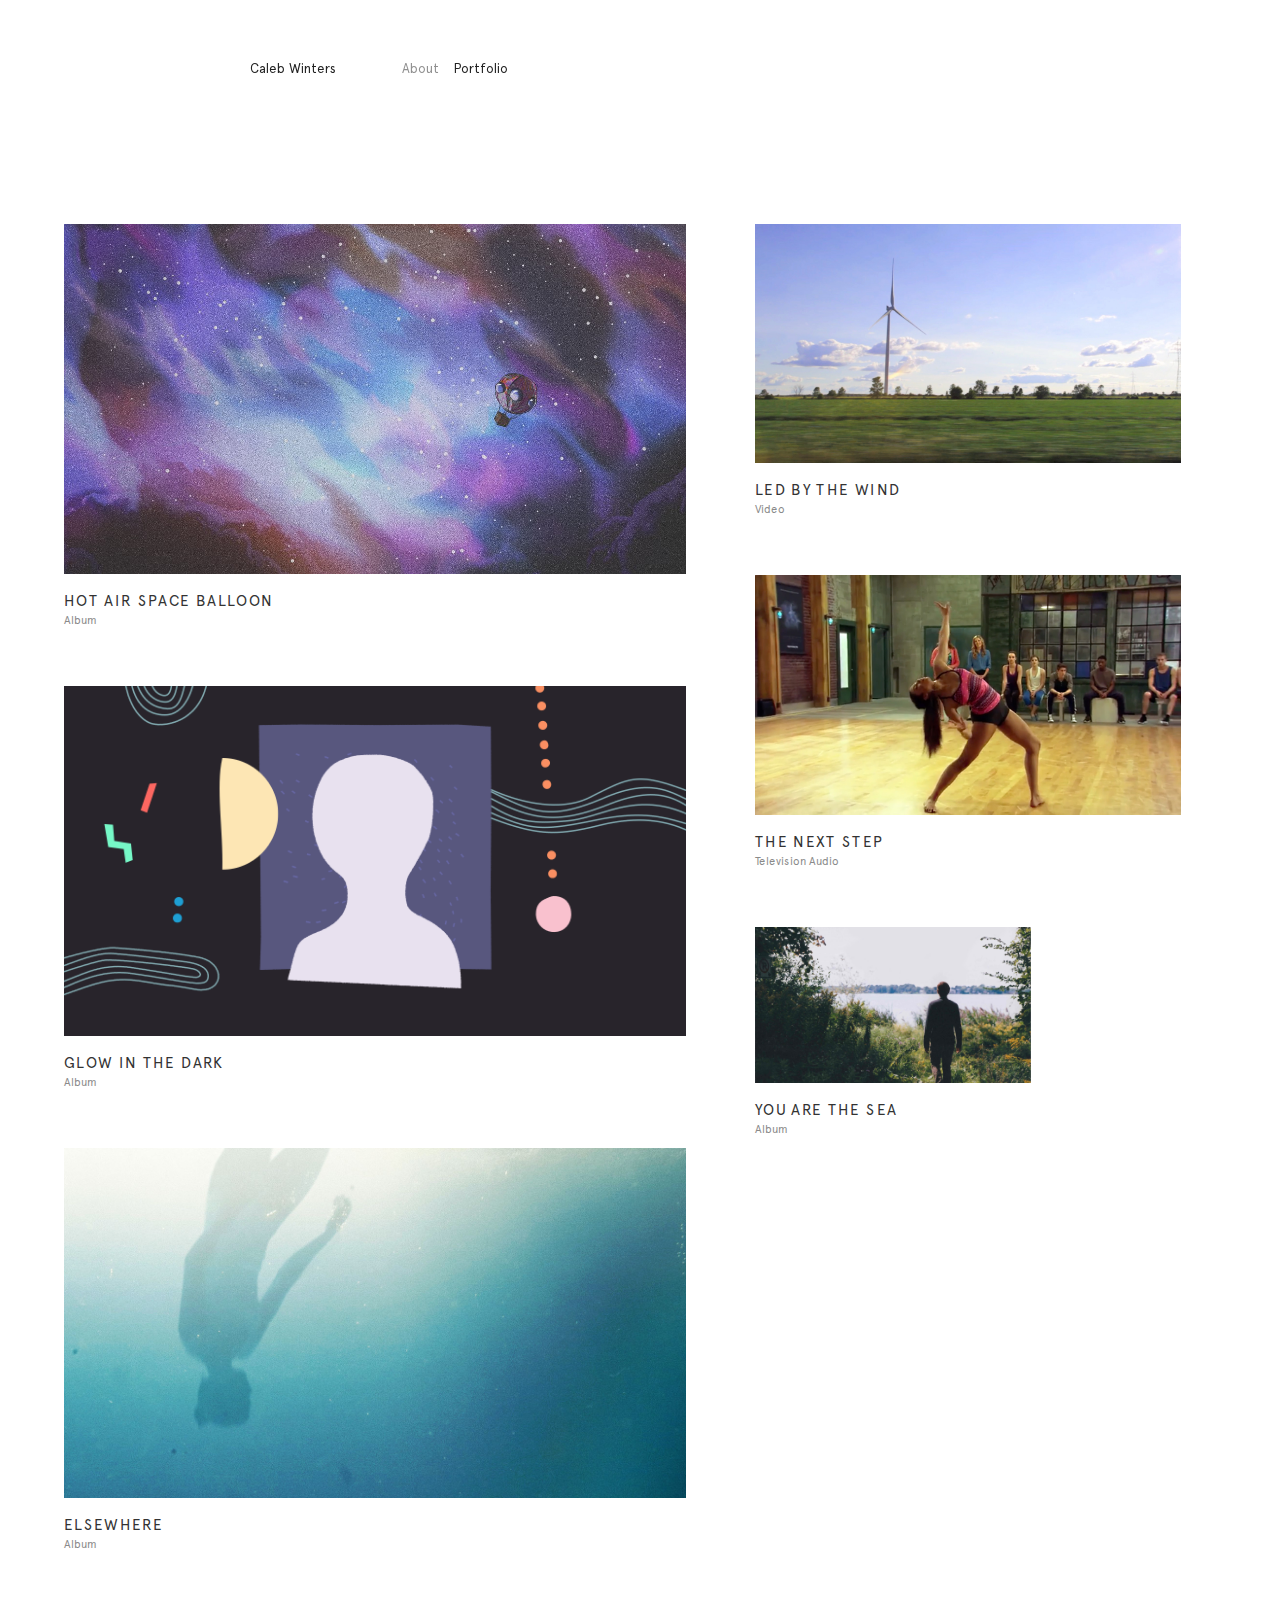
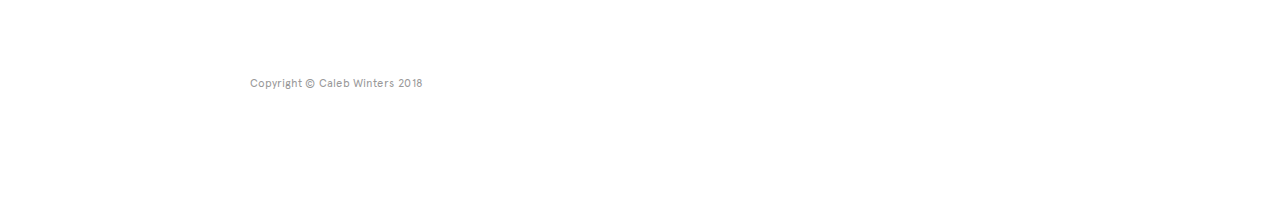
<file: index.html>
<!DOCTYPE html>
<html lang="en">
<head>
	<title>Caleb Winters</title>
	<meta charset="utf-8"/>
	<meta name="description" content="Caleb Winters is a sound designer and composer. He lives in Toronto." />
	<meta name="viewport" content="width=device-width, initial-scale=1.0, minimum-scale=1.0" />
	<meta name="google-site-verification" content="Ek0F6ujtkNCTBrGS--x4PzBOEgIcGZCTRM3AyG7fqHs" />

	<meta property="og:url" content="http://calebwinters.ca//"/>
	<meta property="og:site_name" content="Caleb Winters"/>


	<link rel="shortcut icon" type="image/ico" href="/favicon.png" />
	<link rel="stylesheet" media="screen, projection" href="/css/styles.min.css" />

	<!--[if lt IE 9]>
	<script src="http://html5shim.googlecode.com/svn/trunk/html5.js"></script>
	<![endif]-->

	<script src="/js/modernizr.js"></script>
	<script>
	window.analytics||(window.analytics=[]),window.analytics.methods=["identify","track","trackLink","trackForm","trackClick","trackSubmit","page","pageview","ab","alias","ready","group","on","once","off"],window.analytics.factory=function(t){return function(){var a=Array.prototype.slice.call(arguments);return a.unshift(t),window.analytics.push(a),window.analytics}};for(var i=0;i<window.analytics.methods.length;i++){var method=window.analytics.methods[i];window.analytics[method]=window.analytics.factory(method)}window.analytics.load=function(t){var a=document.createElement("script");a.type="text/javascript",a.async=!0,a.src=("https:"===document.location.protocol?"https://":"http://")+"d2dq2ahtl5zl1z.cloudfront.net/analytics.js/v1/"+t+"/analytics.min.js";var n=document.getElementsByTagName("script")[0];n.parentNode.insertBefore(a,n)},window.analytics.SNIPPET_VERSION="2.0.8",
	window.analytics.load("pyxj7vulhv");
	window.analytics.page("Index", "Home");
	</script>
</head>
<body>

	<div class="container">

		<header role="masthead"class="index-active">
			<div class="wrap">
				<!-- <a href="/" class="mark">&nbsp;</a> -->
				<img src="/img/loading.png" class="spinner" />
				<a href="/" class="name">Caleb Winters</a>
				<div>
					<a href="/about/" class="about-link">About</a>
					<a href="/" class="work-link">Portfolio</a>
					<a href="/" class="project-link">Project</a>
				</div>
			</div>
			<a href="/" class="index-link">Index</a>
		</header>
		<section class="about page ">
			<div class="wrap">
				<article>
					<h1><p>&nbsp;</p></h1>
					<div class="mark">
						<img src="/img/mark.svg" />
					</div>
					<img class="portrait" src="/img/portrait.jpg" />
					<section class="content">
						<p>Caleb Winters is a composer who specializes in audio production and recording. He has worked with organizations such as <a href="http://www.rcmusic.ca" target="_blank">The Royal Conservatory of Music</a> and <a href="http://graysonmatthews.com" target="_blank">Grayson Matthews</a>. He has also contributed to television shows as a musician and audio editor.</p>
						<p>Since graduating from Fanshawe College, Caleb has been studying at the University of Ottawa with a major in communication. He is presently seeking opportunities in this field while he continues doing freelance audio work.</p>
						<div class="contact group">
							<h6>Contact</h6>
							<p>
								<a href="mailto:hello@calebwinters.ca">hello@calebwinters.ca</a>
								<a href="tel:+647 502-1991">+647 502-1991</a>
							</p>
						</div>
						<a href="http://rosszurowski.com/" class="small credit" target="_blank">Site by Ross Zurowski</a>
						<p class="small">Copyright &copy; Caleb Winters 2018</p>
					</section>
				</article>
			</div>
		</section>
		<section class="index active group">
			<div class="fill-wrap">
				<div class="wrap hidden">
					<div class="grid-sizer"></div>
					<div class="gutter-sizer"></div>
					<a href="/hot-air-space-balloon/" class="full">
						<div class="thumb"><img src="/hot-air-space-balloon/thumb.jpg" /><span class="play-icon"></span></div>
						<h3>Hot Air Space Balloon</h3>
						<h5>Album</h5>
					</a>
					<a href="/glow-in-the-dark/" class="full">
						<div class="thumb"><img src="/glow-in-the-dark/thumb.png" /><span class="play-icon"></span></div>
						<h3>Glow in the Dark</h3>
						<h5>Album</h5>
					</a>
					<a href="/led-by-the-wind/" class="half">
						<div class="thumb"><img src="/led-by-the-wind/thumb.jpg" /><span class="play-icon"></span></div>
						<h3>Led By the Wind</h3>
						<h5>Video</h5>
					</a>
					<a href="/the-next-step/" class="half">
						<div class="thumb"><img src="/the-next-step/thumb.jpg" /><span class="play-icon"></span></div>
						<h3>The Next Step</h3>
						<h5>Television Audio</h5>
					</a>
					<a href="/elsewhere/" class="full">
						<div class="thumb"><img src="/elsewhere/thumb.jpg" /><span class="play-icon"></span></div>
						<h3>Elsewhere</h3>
						<h5>Album</h5>
					</a>
					<a href="/you-are-the-sea/" class="third">
						<div class="thumb"><img src="/you-are-the-sea/thumb.jpg" /><span class="play-icon"></span></div>
						<h3>You Are The Sea</h3>
						<h5>Album</h5>
					</a>
				</div>
			</div>
			<footer>
				<div class="wrap">
					<p class="small">Copyright &copy; Caleb Winters 2018</p>
				</div>
			</footer>
		</section>
		<section class="project">
			<div class="wrap">
				<article>
					<header>
						<h2></h2>
						<div>
							<h4 class="year"></h4>
							<h4 class="client"></h4>
						</div>
					</header>
					<div class="content">
						<div class="description">
							<p>Caleb Winters is a sound designer and composer. He lives in Toronto.</p>
						</div>
					</div>
					<div class="cta">
						<a href="/" class="back-to-index">Back to Index</a>
					</div>
				</article>
			</div>
		</section>
		<div class="supports-error">
			<div class="wrap">
				<p>I'm really sorry about this, but your browser is too old to play the audio/video on this site.</p>
				<p>You can download a zip of my portfolio <a href="#">here</a>, or you can (and probably should) <a href="#">upgrade your browser</a>.</p>
				<a href="#" class="supports-error-close">Continue to the site anyways</a>
			</div>
		</div>
	</div>


	<script src="/js/jquery.min.js"></script>
	<script src="/js/scripts.min.js"></script>
</body>
</html>
</file>
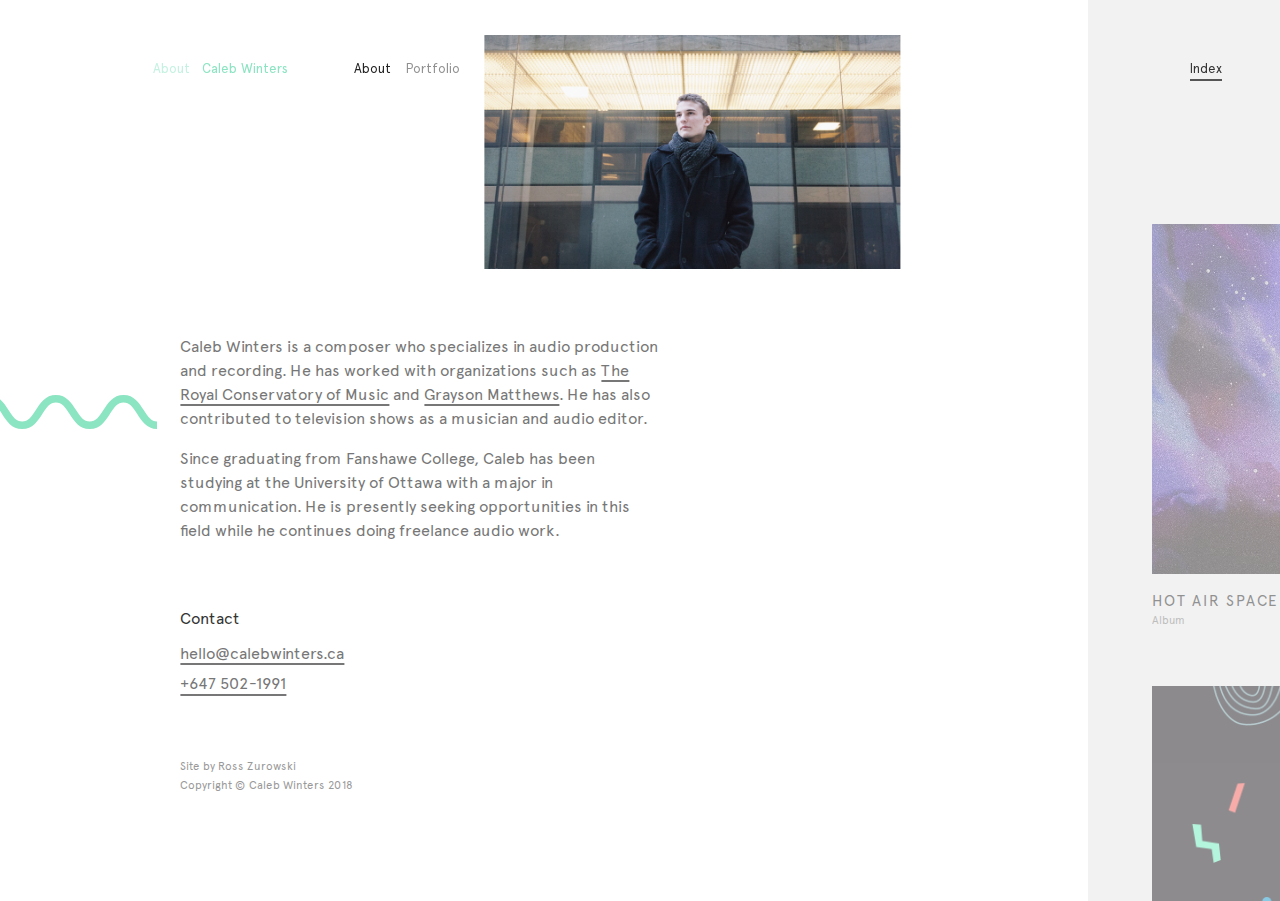
<file: about/index.html>
<!DOCTYPE html>
<html lang="en">
<head>
	<title>About &mdash; Caleb Winters</title>
	<meta charset="utf-8"/>
	<meta name="description" content="" />
	<meta name="viewport" content="width=device-width, initial-scale=1.0, minimum-scale=1.0" />
	<meta name="google-site-verification" content="Ek0F6ujtkNCTBrGS--x4PzBOEgIcGZCTRM3AyG7fqHs" />

	<meta property="og:url" content="http://calebwinters.ca/about/"/>
	<meta property="og:site_name" content="Caleb Winters"/>


	<link rel="shortcut icon" type="image/ico" href="/favicon.png" />
	<link rel="stylesheet" media="screen, projection" href="/css/styles.min.css" />

	<!--[if lt IE 9]>
		<script src="http://html5shim.googlecode.com/svn/trunk/html5.js"></script>
	<![endif]-->

	<script src="/js/modernizr.js"></script>
 	<script>
		window.analytics||(window.analytics=[]),window.analytics.methods=["identify","track","trackLink","trackForm","trackClick","trackSubmit","page","pageview","ab","alias","ready","group","on","once","off"],window.analytics.factory=function(t){return function(){var a=Array.prototype.slice.call(arguments);return a.unshift(t),window.analytics.push(a),window.analytics}};for(var i=0;i<window.analytics.methods.length;i++){var method=window.analytics.methods[i];window.analytics[method]=window.analytics.factory(method)}window.analytics.load=function(t){var a=document.createElement("script");a.type="text/javascript",a.async=!0,a.src=("https:"===document.location.protocol?"https://":"http://")+"d2dq2ahtl5zl1z.cloudfront.net/analytics.js/v1/"+t+"/analytics.min.js";var n=document.getElementsByTagName("script")[0];n.parentNode.insertBefore(a,n)},window.analytics.SNIPPET_VERSION="2.0.8",
		window.analytics.load("pyxj7vulhv");
		window.analytics.page("About", "About");
	</script>
</head>
<body>

	<div class="container">

		<header role="masthead"class="about-active">
	<div class="wrap">
		<!-- <a href="/" class="mark">&nbsp;</a> -->
		<img src="/img/loading.png" class="spinner" />
		<a href="/" class="name">Caleb Winters</a>
		<div>
			<a href="/about/" class="about-link">About</a>
			<a href="/" class="work-link">Portfolio</a>
			<a href="/" class="project-link">Project</a>
					</div>
	</div>
	<a href="/" class="index-link">Index</a>
</header>
		<section class="about page  active slide">

	<div class="wrap">

		<article>


<h1><p>&nbsp;</p>
</h1>
<div class="mark">
	<img src="/img/mark.svg" />
</div>
<img class="portrait" src="/img/portrait.jpg" />

<section class="content">

	<p>Caleb Winters is a composer who specializes in audio production and recording. He has worked with organizations such as <a href="http://www.rcmusic.ca" target="_blank">The Royal Conservatory of Music</a> and <a href="http://graysonmatthews.com" target="_blank">Grayson Matthews</a>. He has also contributed to television shows as a musician and audio editor.</p>

<p>Since graduating from Fanshawe College, Caleb has been studying at the University of Ottawa with a major in communication. He is presently seeking opportunities in this field while he continues doing freelance audio work.</p>


	<div class="contact group">
		<h6>Contact</h6>
		<p>
			<a href="mailto:hello@calebwinters.ca">hello@calebwinters.ca</a>
			<a href="tel:+647 502-1991">+647 502-1991</a>
		</p>
	</div>

	<a href="http://rosszurowski.com/" class="small credit" target="_blank">Site by Ross Zurowski</a>
	<p class="small">Copyright &copy; Caleb Winters 2018</p>

</section>
		</article>

	</div>

</section>
		<section class="index next group">
		<div class="fill-wrap">
			<div class="wrap hidden">
				<div class="grid-sizer"></div>
				<div class="gutter-sizer"></div>
				<a href="/hot-air-space-balloon/" class="full">
					<div class="thumb"><img src="/hot-air-space-balloon/thumb.jpg" /><span class="play-icon"></span></div>
					<h3>Hot Air Space Balloon</h3>
					<h5>Album</h5>
				</a>
				<a href="/glow-in-the-dark/" class="full">
					<div class="thumb"><img src="/glow-in-the-dark/thumb.png" /><span class="play-icon"></span></div>
					<h3>Glow in the Dark</h3>
					<h5>Album</h5>
				</a>
				<a href="/led-by-the-wind/" class="half">
					<div class="thumb"><img src="/led-by-the-wind/thumb.jpg" /><span class="play-icon"></span></div>
					<h3>Led By the Wind</h3>
					<h5>Video</h5>
				</a>
				<a href="/the-next-step/" class="half">
					<div class="thumb"><img src="/the-next-step/thumb.jpg" /><span class="play-icon"></span></div>
					<h3>The Next Step</h3>
					<h5>Television Audio</h5>
				</a>
				<a href="/elsewhere/" class="full">
					<div class="thumb"><img src="/elsewhere/thumb.jpg" /><span class="play-icon"></span></div>
					<h3>Elsewhere</h3>
					<h5>Album</h5>
				</a>
				<a href="/you-are-the-sea/" class="third">
					<div class="thumb"><img src="/you-are-the-sea/thumb.jpg" /><span class="play-icon"></span></div>
					<h3>You Are The Sea</h3>
					<h5>Album</h5>
				</a>
		</div>
		</div>

		<footer>
			<div class="wrap">
				<p class="small">Copyright &copy; Caleb Winters 2018</p>
			</div>
		</footer>

	</section>
		<section class="project">

	<div class="wrap">

		<article>


<header>
	<h2>About</h2>
	<div>
		<h4 class="year"></h4>
		<h4 class="client"></h4>
	</div>
</header>

<div class="content">
	<div class="description">
		<p></p>
	</div>
	</div>


	<div class="cta">
			<a href="/" class="back-to-index">Back to Index</a>
		</div>


		</article>

	</div>

</section>
			<div class="supports-error">
		<div class="wrap">
			<p>I'm really sorry about this, but your browser is too old to play the audio/video on this site.</p>
			<p>You can download a zip of my portfolio <a href="#">here</a>, or you can (and probably should) <a href="#">upgrade your browser</a>.</p>
			<a href="#" class="supports-error-close">Continue to the site anyways</a>
		</div>
	</div>
	</div>


<script src="/js/jquery.min.js"></script>
	<script src="/js/scripts.min.js"></script>
</body>
</html>
</file>
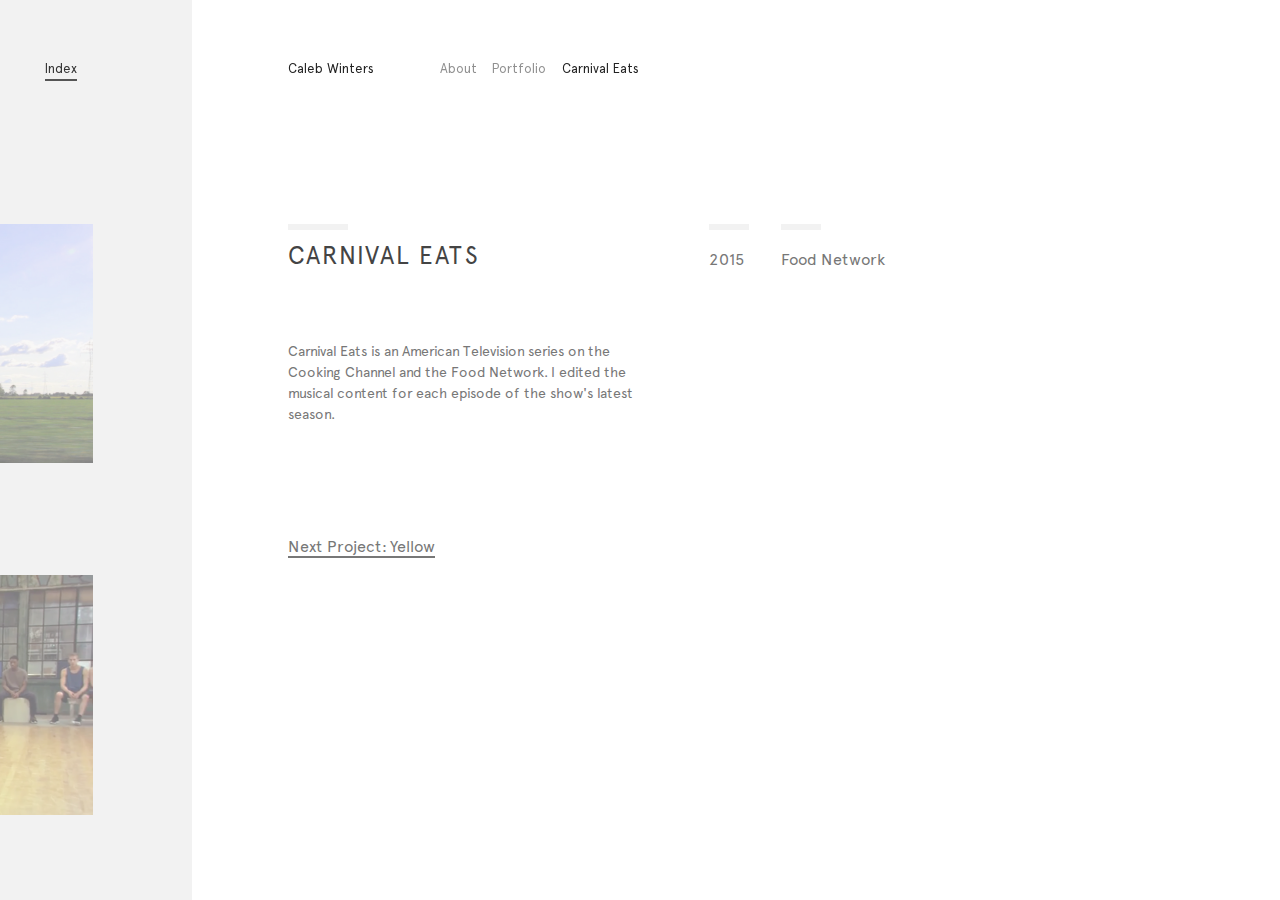
<file: carnival-eats/index.html>
<!DOCTYPE html>
<html lang="en">
<head>
	<title>Carnival Eats &mdash; Caleb Winters</title>
	<meta charset="utf-8"/>
	<meta name="description" content="Carnival Eats is an American Television series on the Cooking Channel and the Food Network. I edited the musical content for each episode of the show's latest season." />
	<meta name="viewport" content="width=device-width, initial-scale=1.0, minimum-scale=1.0" />
	<meta name="google-site-verification" content="Ek0F6ujtkNCTBrGS--x4PzBOEgIcGZCTRM3AyG7fqHs" />

	<meta property="og:url" content="http://calebwinters.ca/carnival-eats/"/>
	<meta property="og:site_name" content="Caleb Winters"/>
	<meta property="og:image" content="http://calebwinters.ca/carnival-eats/thumb.jpg"/>

	<link rel="shortcut icon" type="image/ico" href="/favicon.png" />
	<link rel="stylesheet" media="screen, projection" href="/css/styles.min.css" />

	<!--[if lt IE 9]>
		<script src="http://html5shim.googlecode.com/svn/trunk/html5.js"></script>
	<![endif]-->

	<script src="/js/modernizr.js"></script>
 	<script>
		window.analytics||(window.analytics=[]),window.analytics.methods=["identify","track","trackLink","trackForm","trackClick","trackSubmit","page","pageview","ab","alias","ready","group","on","once","off"],window.analytics.factory=function(t){return function(){var a=Array.prototype.slice.call(arguments);return a.unshift(t),window.analytics.push(a),window.analytics}};for(var i=0;i<window.analytics.methods.length;i++){var method=window.analytics.methods[i];window.analytics[method]=window.analytics.factory(method)}window.analytics.load=function(t){var a=document.createElement("script");a.type="text/javascript",a.async=!0,a.src=("https:"===document.location.protocol?"https://":"http://")+"d2dq2ahtl5zl1z.cloudfront.net/analytics.js/v1/"+t+"/analytics.min.js";var n=document.getElementsByTagName("script")[0];n.parentNode.insertBefore(a,n)},window.analytics.SNIPPET_VERSION="2.0.8",
		window.analytics.load("pyxj7vulhv");
		window.analytics.page("Project", "Carnival Eats");
	</script>
</head>
<body>

	<div class="container">

		<header role="masthead"class="project-active">
	<div class="wrap">
		<!-- <a href="/" class="mark">&nbsp;</a> -->
		<img src="/img/loading.png" class="spinner" />
		<a href="/" class="name">Caleb Winters</a>
		<div>
			<a href="/about/" class="about-link">About</a>
			<a href="/" class="work-link">Portfolio</a>
			<a href="/" class="project-link">Carnival Eats</a>
					</div>
	</div>
	<a href="/" class="index-link">Index</a>
</header>
		<section class="about page ">

	<div class="wrap">

		<article>


<h1><p>&nbsp;</p>
</h1>
<div class="mark">
	<img src="/img/mark.svg" />
</div>
<img class="portrait" src="/img/portrait.jpg" />

<section class="content">

	<p>Caleb Winters is a composer who specializes in audio production and recording. He has worked with organizations such as <a href="http://www.rcmusic.ca" target="_blank">The Royal Conservatory of Music</a> and <a href="http://graysonmatthews.com" target="_blank">Grayson Matthews</a>. He has also contributed to television shows as a musician and audio editor.</p>

<p>Since graduating from Fanshawe College, Caleb has been studying at the University of Ottawa with a major in communication. He is presently seeking opportunities in this field while he continues doing freelance audio work.</p>


	<div class="contact group">
		<h6>Contact</h6>
		<p>
			<a href="mailto:hello@calebwinters.ca">hello@calebwinters.ca</a>
			<a href="tel:+647 502-1991">+647 502-1991</a>
		</p>
	</div>

	<a href="http://rosszurowski.com/" class="small credit" target="_blank">Site by Ross Zurowski</a>
	<p class="small">Copyright &copy; Caleb Winters 2018</p>

</section>
		</article>

	</div>

</section>
		<section class="index previous group">
		<div class="fill-wrap">
			<div class="wrap hidden">
				<div class="grid-sizer"></div>
				<div class="gutter-sizer"></div>
				<a href="/hot-air-space-balloon/" class="full">
					<div class="thumb"><img src="/hot-air-space-balloon/thumb.jpg" /><span class="play-icon"></span></div>
					<h3>Hot Air Space Balloon</h3>
					<h5>Album</h5>
				</a>
				<a href="/glow-in-the-dark/" class="full">
					<div class="thumb"><img src="/glow-in-the-dark/thumb.png" /><span class="play-icon"></span></div>
					<h3>Glow in the Dark</h3>
					<h5>Album</h5>
				</a>
				<a href="/led-by-the-wind/" class="half">
					<div class="thumb"><img src="/led-by-the-wind/thumb.jpg" /><span class="play-icon"></span></div>
					<h3>Led By the Wind</h3>
					<h5>Video</h5>
				</a>
				<a href="/the-next-step/" class="half">
					<div class="thumb"><img src="/the-next-step/thumb.jpg" /><span class="play-icon"></span></div>
					<h3>The Next Step</h3>
					<h5>Television Audio</h5>
				</a>
				<a href="/elsewhere/" class="full">
					<div class="thumb"><img src="/elsewhere/thumb.jpg" /><span class="play-icon"></span></div>
					<h3>Elsewhere</h3>
					<h5>Album</h5>
				</a>
				<a href="/you-are-the-sea/" class="third">
					<div class="thumb"><img src="/you-are-the-sea/thumb.jpg" /><span class="play-icon"></span></div>
					<h3>You Are The Sea</h3>
					<h5>Album</h5>
				</a>
		</div>
		</div>

		<footer>
			<div class="wrap">
				<p class="small">Copyright &copy; Caleb Winters 2018</p>
			</div>
		</footer>

	</section>
		<section class="project active slide">

	<div class="wrap">

		<article>


<header>
	<h2>Carnival Eats</h2>
	<div>
		<h4 class="year">2015</h4>
		<h4 class="client">Food Network</h4>
	</div>
</header>

<div class="content">
	<div class="description">
		<p>Carnival Eats is an American Television series on the Cooking Channel and the Food Network. I edited the musical content for each episode of the show's latest season.</p>
	</div>
	</div>


<div class="cta">
			<a href="/yellow/" class="next-project">Next Project: Yellow</a>
		</div>


		</article>

	</div>

</section>
			<div class="supports-error">
		<div class="wrap">
			<p>I'm really sorry about this, but your browser is too old to play the audio/video on this site.</p>
			<p>You can download a zip of my portfolio <a href="#">here</a>, or you can (and probably should) <a href="#">upgrade your browser</a>.</p>
			<a href="#" class="supports-error-close">Continue to the site anyways</a>
		</div>
	</div>
	</div>


<script src="/js/jquery.min.js"></script>
	<script src="/js/scripts.min.js"></script>
</body>
</html>
</file>
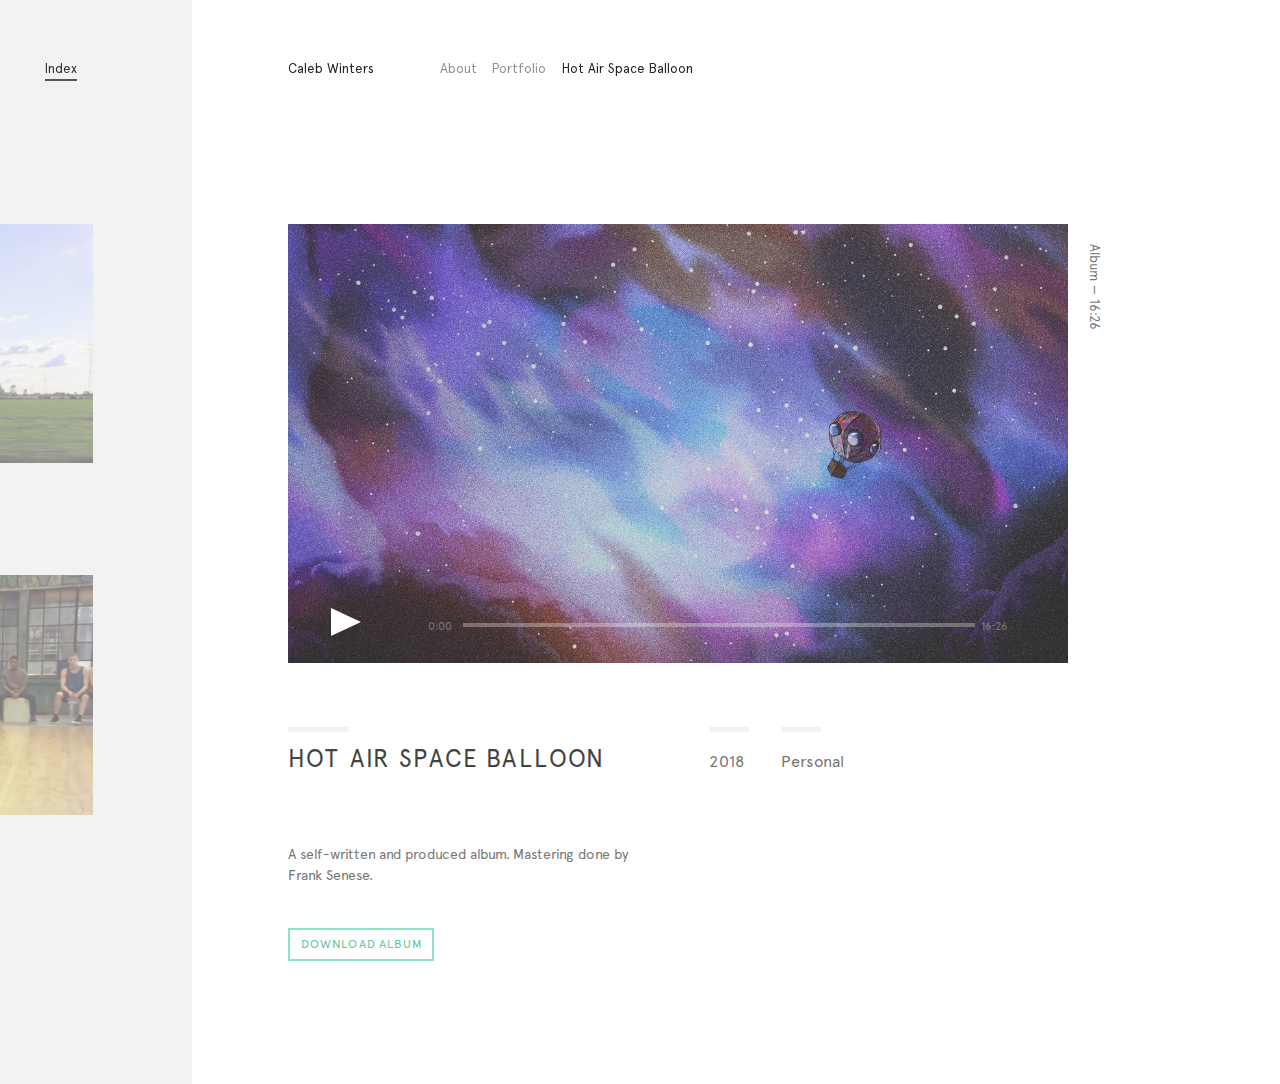
<file: hot-air-space-balloon/index.html>
<!DOCTYPE html>
<html lang="en">
<head>
	<title>Hot Air Space Balloon &mdash; Caleb Winters</title>
	<meta charset="utf-8"/>
	<meta name="description" content="A self-written, produced, and mixed album." />
	<meta name="viewport" content="width=device-width, initial-scale=1.0, minimum-scale=1.0" />
	<meta name="google-site-verification" content="Ek0F6ujtkNCTBrGS--x4PzBOEgIcGZCTRM3AyG7fqHs" />

	<meta property="og:url" content="http://calebwinters.ca/hot-air-space-balloon/"/>
	<meta property="og:site_name" content="Caleb Winters"/>
	<meta property="og:image" content="http://calebwinters.ca/hot-air-space-balloon/thumb.jpg"/>

	<link rel="shortcut icon" type="image/ico" href="/favicon.png" />
	<link rel="stylesheet" media="screen, projection" href="/css/styles.min.css" />

	<!--[if lt IE 9]>
		<script src="http://html5shim.googlecode.com/svn/trunk/html5.js"></script>
	<![endif]-->

	<script src="/js/modernizr.js"></script>
	<script>
		window.analytics||(window.analytics=[]),window.analytics.methods=["identify","track","trackLink","trackForm","trackClick","trackSubmit","page","pageview","ab","alias","ready","group","on","once","off"],window.analytics.factory=function(t){return function(){var a=Array.prototype.slice.call(arguments);return a.unshift(t),window.analytics.push(a),window.analytics}};for(var i=0;i<window.analytics.methods.length;i++){var method=window.analytics.methods[i];window.analytics[method]=window.analytics.factory(method)}window.analytics.load=function(t){var a=document.createElement("script");a.type="text/javascript",a.async=!0,a.src=("https:"===document.location.protocol?"https://":"http://")+"d2dq2ahtl5zl1z.cloudfront.net/analytics.js/v1/"+t+"/analytics.min.js";var n=document.getElementsByTagName("script")[0];n.parentNode.insertBefore(a,n)},window.analytics.SNIPPET_VERSION="2.0.8",
		window.analytics.load("pyxj7vulhv");
		window.analytics.page("Project", "Hot Air Space Balloon");
	</script>
</head>
<body>

	<div class="container">

		<header role="masthead"class="project-active">
	<div class="wrap">
		<!-- <a href="/" class="mark">&nbsp;</a> -->
		<img src="/img/loading.png" class="spinner" />
		<a href="/" class="name">Caleb Winters</a>
		<div>
			<a href="/about/" class="about-link">About</a>
			<a href="/" class="work-link">Portfolio</a>
			<a href="/" class="project-link">Hot Air Space Balloon</a>
					</div>
	</div>
	<a href="/" class="index-link">Index</a>
</header>
		<section class="about page ">

	<div class="wrap">

		<article>


<h1><p>&nbsp;</p>
</h1>
<div class="mark">
	<img src="/img/mark.svg" />
</div>
<img class="portrait" src="/img/portrait.jpg" />

<section class="content">

	<p>Caleb Winters is a composer who specializes in audio production and recording. He has worked with organizations such as <a href="http://www.rcmusic.ca" target="_blank">The Royal Conservatory of Music</a> and <a href="http://graysonmatthews.com" target="_blank">Grayson Matthews</a>. He has also contributed to television shows as a musician and audio editor.</p>

<p>Since graduating from Fanshawe College, Caleb has been studying at the University of Ottawa with a major in communication. He is presently seeking opportunities in this field while he continues doing freelance audio work.</p>


	<div class="contact group">
		<h6>Contact</h6>
		<p>
			<a href="mailto:hello@calebwinters.ca">hello@calebwinters.ca</a>
			<a href="tel:+647 502-1991">+647 502-1991</a>
		</p>
	</div>

	<a href="http://rosszurowski.com/" class="small credit" target="_blank">Site by Ross Zurowski</a>
	<p class="small">Copyright &copy; Caleb Winters 2018</p>

</section>
		</article>

	</div>

</section>
		<section class="index previous group">
		<div class="fill-wrap">
			<div class="wrap hidden">
				<div class="grid-sizer"></div>
				<div class="gutter-sizer"></div>
				<a href="/hot-air-space-balloon/" class="full">
					<div class="thumb"><img src="/hot-air-space-balloon/thumb.jpg" /><span class="play-icon"></span></div>
					<h3>Hot Air Space Balloon</h3>
					<h5>Album</h5>
				</a>
				<a href="/glow-in-the-dark/" class="full">
					<div class="thumb"><img src="/glow-in-the-dark/thumb.png" /><span class="play-icon"></span></div>
					<h3>Glow in the Dark</h3>
					<h5>Album</h5>
				</a>
				<a href="/led-by-the-wind/" class="half">
					<div class="thumb"><img src="/led-by-the-wind/thumb.jpg" /><span class="play-icon"></span></div>
					<h3>Led By the Wind</h3>
					<h5>Video</h5>
				</a>
				<a href="/the-next-step/" class="half">
					<div class="thumb"><img src="/the-next-step/thumb.jpg" /><span class="play-icon"></span></div>
					<h3>The Next Step</h3>
					<h5>Television Audio</h5>
				</a>
				<a href="/elsewhere/" class="full">
					<div class="thumb"><img src="/elsewhere/thumb.jpg" /><span class="play-icon"></span></div>
					<h3>Elsewhere</h3>
					<h5>Album</h5>
				</a>
				<a href="/you-are-the-sea/" class="third">
					<div class="thumb"><img src="/you-are-the-sea/thumb.jpg" /><span class="play-icon"></span></div>
					<h3>You Are The Sea</h3>
					<h5>Album</h5>
				</a>
		</div>
		</div>

		<footer>
			<div class="wrap">
				<p class="small">Copyright &copy; Caleb Winters 2018</p>
			</div>
		</footer>

	</section>
		<section class="project active slide">

	<div class="wrap">

		<article>

			<div class="audio hide-control-overlay">
  		<audio preload src="https://calebwinters-assets.s3.amazonaws.com/hot-air-space-balloon.mp3" data-index="0" data-src='[{"url":"https://calebwinters-assets.s3.amazonaws.com/hot-air-space-balloon.mp3","type":"mp3","length":"986"}]'></audio>

		<div class="thumb">
			<img src="/hot-air-space-balloon/thumb.jpg" />
		</div>

		<div class="meta">Album &mdash; 16:26</div>

		<div class="controls">
			<a href="#" class="play-pause"></a>
			<div class="progress">
				<span class="current-time">0:00</span>
				<div class="track"><div class="playhead"></div></div>
				<span class="total-time">16:26</span>
			</div>
		</div>

</div>


<header>
	<h2>Hot Air Space Balloon</h2>
	<div>
		<h4 class="year">2018</h4>
		<h4 class="client">Personal</h4>
	</div>
</header>

<div class="content">
	<div class="description">
		<p>A self-written and produced album. Mastering done by Frank Senese.</p>
	</div>
	</div>

<a href="http://calebwinters-assets.s3.amazonaws.com/hot-air-space-balloon.zip" target="_blank" class="button download">Download Album</a>


		</article>

	</div>

</section>
			<div class="supports-error">
		<div class="wrap">
			<p>I'm really sorry about this, but your browser is too old to play the audio/video on this site.</p>
			<p>You can download a zip of my portfolio <a href="#">here</a>, or you can (and probably should) <a href="#">upgrade your browser</a>.</p>
			<a href="#" class="supports-error-close">Continue to the site anyways</a>
		</div>
	</div>
	</div>


<script src="/js/jquery.min.js"></script>
	<script src="/js/scripts.min.js"></script>
</body>
</html>
</file>
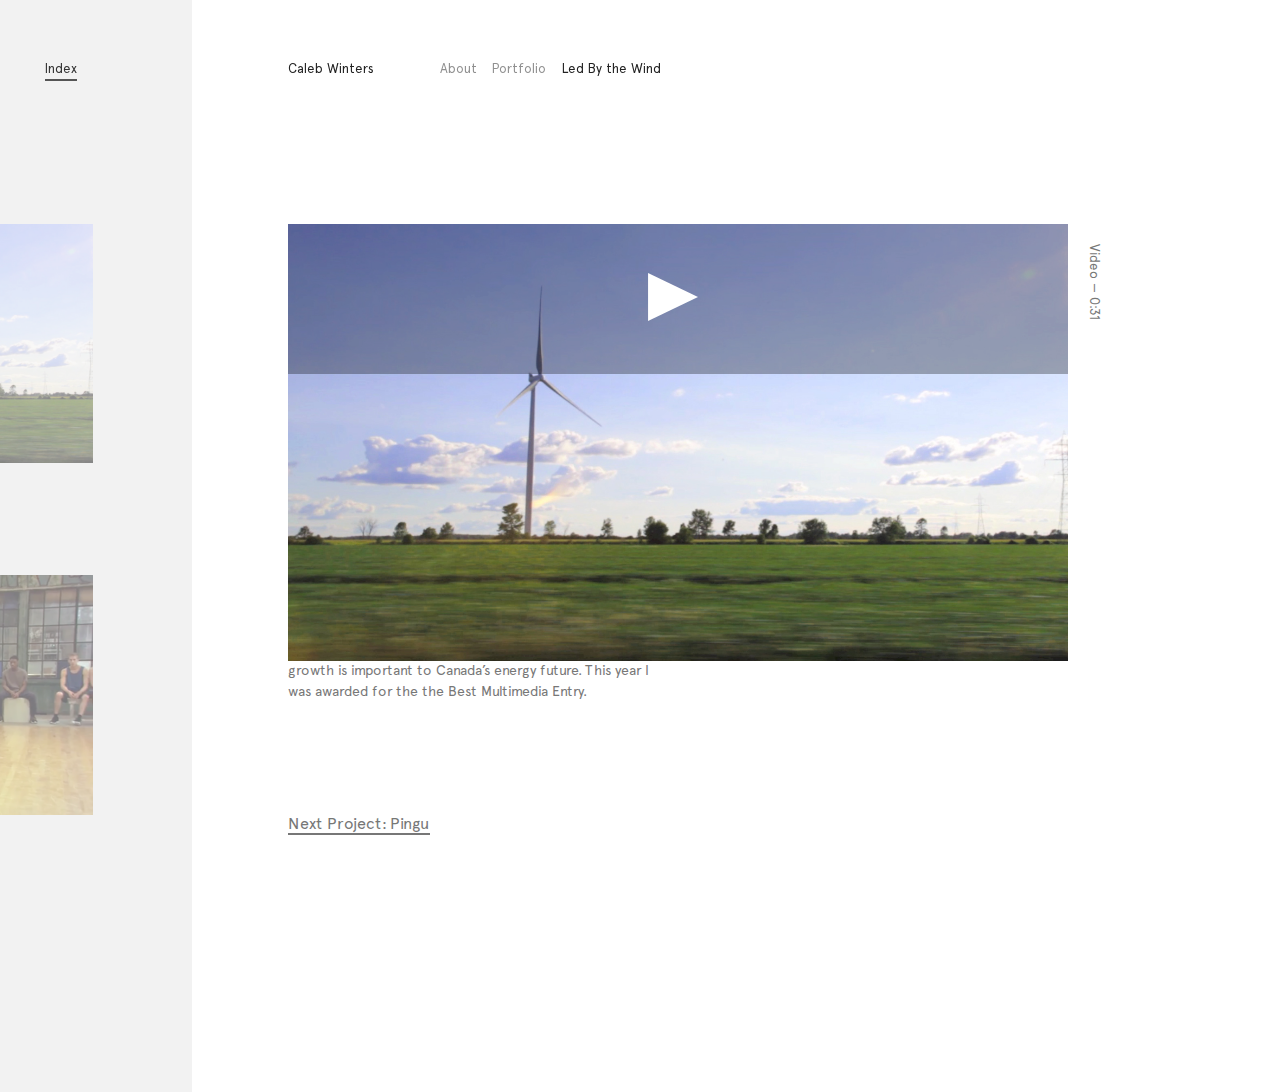
<file: led-by-the-wind/index.html>
<!DOCTYPE html>
<html lang="en">
<head>
	<title>Led By the Wind &mdash; Caleb Winters</title>
	<meta charset="utf-8"/>
	<meta name="description" content="Led By The Wind is a video I produced for the Power of Wind contest, hosted by the Canadian Wind Energy Association. This annual competition invites students to submit multimedia and written entries capturing why harnessing wind power and promoting its continued growth is important to Canada’s energy future. This year I was awarded for the the Best Multimedia Entry." />
	<meta name="viewport" content="width=device-width, initial-scale=1.0, minimum-scale=1.0" />
	<meta name="google-site-verification" content="Ek0F6ujtkNCTBrGS--x4PzBOEgIcGZCTRM3AyG7fqHs" />

	<meta property="og:url" content="http://calebwinters.ca/led-by-the-wind/"/>
	<meta property="og:site_name" content="Caleb Winters"/>
	<meta property="og:image" content="http://calebwinters.ca/led-by-the-wind/thumb.jpg"/>

	<link rel="shortcut icon" type="image/ico" href="/favicon.png" />
	<link rel="stylesheet" media="screen, projection" href="/css/styles.min.css" />

	<!--[if lt IE 9]>
		<script src="http://html5shim.googlecode.com/svn/trunk/html5.js"></script>
	<![endif]-->

	<script src="/js/modernizr.js"></script>
 	<script>
		window.analytics||(window.analytics=[]),window.analytics.methods=["identify","track","trackLink","trackForm","trackClick","trackSubmit","page","pageview","ab","alias","ready","group","on","once","off"],window.analytics.factory=function(t){return function(){var a=Array.prototype.slice.call(arguments);return a.unshift(t),window.analytics.push(a),window.analytics}};for(var i=0;i<window.analytics.methods.length;i++){var method=window.analytics.methods[i];window.analytics[method]=window.analytics.factory(method)}window.analytics.load=function(t){var a=document.createElement("script");a.type="text/javascript",a.async=!0,a.src=("https:"===document.location.protocol?"https://":"http://")+"d2dq2ahtl5zl1z.cloudfront.net/analytics.js/v1/"+t+"/analytics.min.js";var n=document.getElementsByTagName("script")[0];n.parentNode.insertBefore(a,n)},window.analytics.SNIPPET_VERSION="2.0.8",
		window.analytics.load("pyxj7vulhv");
		window.analytics.page("Project", "Led By the Wind");
	</script>
</head>
<body>

	<div class="container">

		<header role="masthead"class="project-active">
	<div class="wrap">
		<!-- <a href="/" class="mark">&nbsp;</a> -->
		<img src="/img/loading.png" class="spinner" />
		<a href="/" class="name">Caleb Winters</a>
		<div>
			<a href="/about/" class="about-link">About</a>
			<a href="/" class="work-link">Portfolio</a>
			<a href="/" class="project-link">Led By the Wind</a>
					</div>
	</div>
	<a href="/" class="index-link">Index</a>
</header>
		<section class="about page ">

	<div class="wrap">

		<article>


<h1><p>&nbsp;</p>
</h1>
<div class="mark">
	<img src="/img/mark.svg" />
</div>
<img class="portrait" src="/img/portrait.jpg" />

<section class="content">

	<p>Caleb Winters is a composer who specializes in audio production and recording. He has worked with organizations such as <a href="http://www.rcmusic.ca" target="_blank">The Royal Conservatory of Music</a> and <a href="http://graysonmatthews.com" target="_blank">Grayson Matthews</a>. He has also contributed to television shows as a musician and audio editor.</p>

<p>Since graduating from Fanshawe College, Caleb has been studying at the University of Ottawa with a major in communication. He is presently seeking opportunities in this field while he continues doing freelance audio work.</p>


	<div class="contact group">
		<h6>Contact</h6>
		<p>
			<a href="mailto:hello@calebwinters.ca">hello@calebwinters.ca</a>
			<a href="tel:+647 502-1991">+647 502-1991</a>
		</p>
	</div>

	<a href="http://rosszurowski.com/" class="small credit" target="_blank">Site by Ross Zurowski</a>
	<p class="small">Copyright &copy; Caleb Winters 2018</p>

</section>
		</article>

	</div>

</section>
		<section class="index previous group">
		<div class="fill-wrap">
			<div class="wrap hidden">
				<div class="grid-sizer"></div>
				<div class="gutter-sizer"></div>
				<a href="/hot-air-space-balloon/" class="full">
					<div class="thumb"><img src="/hot-air-space-balloon/thumb.jpg" /><span class="play-icon"></span></div>
					<h3>Hot Air Space Balloon</h3>
					<h5>Album</h5>
				</a>
				<a href="/glow-in-the-dark/" class="full">
					<div class="thumb"><img src="/glow-in-the-dark/thumb.png" /><span class="play-icon"></span></div>
					<h3>Glow in the Dark</h3>
					<h5>Album</h5>
				</a>
				<a href="/led-by-the-wind/" class="half">
					<div class="thumb"><img src="/led-by-the-wind/thumb.jpg" /><span class="play-icon"></span></div>
					<h3>Led By the Wind</h3>
					<h5>Video</h5>
				</a>
				<a href="/the-next-step/" class="half">
					<div class="thumb"><img src="/the-next-step/thumb.jpg" /><span class="play-icon"></span></div>
					<h3>The Next Step</h3>
					<h5>Television Audio</h5>
				</a>
				<a href="/elsewhere/" class="full">
					<div class="thumb"><img src="/elsewhere/thumb.jpg" /><span class="play-icon"></span></div>
					<h3>Elsewhere</h3>
					<h5>Album</h5>
				</a>
				<a href="/you-are-the-sea/" class="third">
					<div class="thumb"><img src="/you-are-the-sea/thumb.jpg" /><span class="play-icon"></span></div>
					<h3>You Are The Sea</h3>
					<h5>Album</h5>
				</a>
		</div>
		</div>

		<footer>
			<div class="wrap">
				<p class="small">Copyright &copy; Caleb Winters 2018</p>
			</div>
		</footer>

	</section>
		<section class="project active slide">

	<div class="wrap">

		<article>


	<div class="video state-paused state-preview">

		<div class="preview">
			<img src="/led-by-the-wind/thumb.jpg" />
			<div class="overlay"></div>
			<a href="#" class="preview-play"></a>
		</div>

		<video preload src="http://calebwinters-assets.s3.amazonaws.com/led-by-the-wind.mp4" data-src='[{"url":"http://calebwinters-assets.s3.amazonaws.com/led-by-the-wind.mp4","type":"h264","length":"31"}]' webkit-playsinline></video>

		<div class="meta">Video &mdash; 0:31</div>

		<div class="controls">
			<a href="#" class="play-pause"></a>
			<div class="progress">
				<span class="current-time">0:00</span>
				<div class="track"><div class="playhead"></div></div>
				<span class="total-time">0:31</span>
			</div>
			<a href="#" class="fullscreen"></a>
		</div>

	</div>

<header>
	<h2>Led By the Wind</h2>
	<div>
		<h4 class="year">2015</h4>
		<h4 class="client">CanWEA</h4>
	</div>
</header>

<div class="content">
	<div class="description">
		<p>Led By The Wind is a video I produced for the <a href="http://canwea.ca/power-of-wind/">Power of Wind</a> contest, hosted by the <a href="http://canwea.ca">Canadian Wind Energy Association</a>. This annual competition invites students to submit multimedia and written entries capturing why harnessing wind power and promoting its continued growth is important to Canada’s energy future. This year I was awarded for the the Best Multimedia Entry.</p>
	</div>
	</div>


<div class="cta">
			<a href="/pingu/" class="next-project">Next Project: Pingu</a>
		</div>


		</article>

	</div>

</section>
			<div class="supports-error">
		<div class="wrap">
			<p>I'm really sorry about this, but your browser is too old to play the audio/video on this site.</p>
			<p>You can download a zip of my portfolio <a href="#">here</a>, or you can (and probably should) <a href="#">upgrade your browser</a>.</p>
			<a href="#" class="supports-error-close">Continue to the site anyways</a>
		</div>
	</div>
	</div>


<script src="/js/jquery.min.js"></script>
	<script src="/js/scripts.min.js"></script>
</body>
</html>
</file>
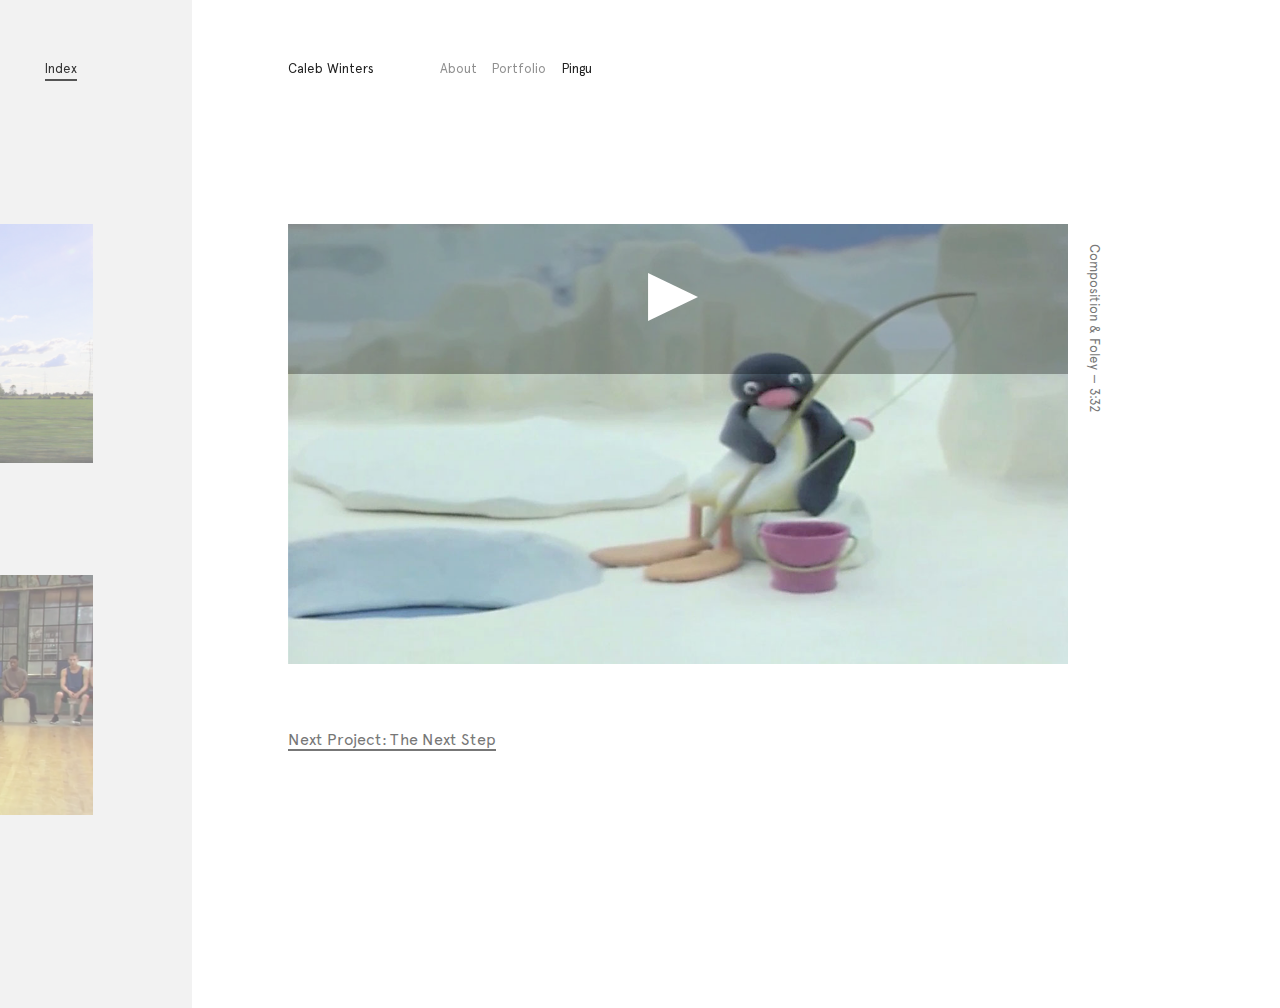
<file: pingu/index.html>
<!DOCTYPE html>
<html lang="en">
<head>
	<title>Pingu &mdash; Caleb Winters</title>
	<meta charset="utf-8"/>
	<meta name="description" content="A re-recorded scene from the stop-motion television series Pingu. The scene contains custom foley, and a self-composed soundtrack." />
	<meta name="viewport" content="width=device-width, initial-scale=1.0, minimum-scale=1.0" />
	<meta name="google-site-verification" content="Ek0F6ujtkNCTBrGS--x4PzBOEgIcGZCTRM3AyG7fqHs" />

	<meta property="og:url" content="http://calebwinters.ca/pingu/"/>
	<meta property="og:site_name" content="Caleb Winters"/>
	<meta property="og:image" content="http://calebwinters.ca/pingu/thumb.jpg"/>

	<link rel="shortcut icon" type="image/ico" href="/favicon.png" />
	<link rel="stylesheet" media="screen, projection" href="/css/styles.min.css" />

	<!--[if lt IE 9]>
		<script src="http://html5shim.googlecode.com/svn/trunk/html5.js"></script>
	<![endif]-->

	<script src="/js/modernizr.js"></script>
 	<script>
		window.analytics||(window.analytics=[]),window.analytics.methods=["identify","track","trackLink","trackForm","trackClick","trackSubmit","page","pageview","ab","alias","ready","group","on","once","off"],window.analytics.factory=function(t){return function(){var a=Array.prototype.slice.call(arguments);return a.unshift(t),window.analytics.push(a),window.analytics}};for(var i=0;i<window.analytics.methods.length;i++){var method=window.analytics.methods[i];window.analytics[method]=window.analytics.factory(method)}window.analytics.load=function(t){var a=document.createElement("script");a.type="text/javascript",a.async=!0,a.src=("https:"===document.location.protocol?"https://":"http://")+"d2dq2ahtl5zl1z.cloudfront.net/analytics.js/v1/"+t+"/analytics.min.js";var n=document.getElementsByTagName("script")[0];n.parentNode.insertBefore(a,n)},window.analytics.SNIPPET_VERSION="2.0.8",
		window.analytics.load("pyxj7vulhv");
		window.analytics.page("Project", "Pingu");
	</script>
</head>
<body>

	<div class="container">

		<header role="masthead"class="project-active">
	<div class="wrap">
		<!-- <a href="/" class="mark">&nbsp;</a> -->
		<img src="/img/loading.png" class="spinner" />
		<a href="/" class="name">Caleb Winters</a>
		<div>
			<a href="/about/" class="about-link">About</a>
			<a href="/" class="work-link">Portfolio</a>
			<a href="/" class="project-link">Pingu</a>
					</div>
	</div>
	<a href="/" class="index-link">Index</a>
</header>
		<section class="about page ">

	<div class="wrap">

		<article>


<h1><p>&nbsp;</p>
</h1>
<div class="mark">
	<img src="/img/mark.svg" />
</div>
<img class="portrait" src="/img/portrait.jpg" />

<section class="content">

	<p>Caleb Winters is a composer who specializes in audio production and recording. He has worked with organizations such as <a href="http://www.rcmusic.ca" target="_blank">The Royal Conservatory of Music</a> and <a href="http://graysonmatthews.com" target="_blank">Grayson Matthews</a>. He has also contributed to television shows as a musician and audio editor.</p>

<p>Since graduating from Fanshawe College, Caleb has been studying at the University of Ottawa with a major in communication. He is presently seeking opportunities in this field while he continues doing freelance audio work.</p>


	<div class="contact group">
		<h6>Contact</h6>
		<p>
			<a href="mailto:hello@calebwinters.ca">hello@calebwinters.ca</a>
			<a href="tel:+647 502-1991">+647 502-1991</a>
		</p>
	</div>

	<a href="http://rosszurowski.com/" class="small credit" target="_blank">Site by Ross Zurowski</a>
	<p class="small">Copyright &copy; Caleb Winters 2018</p>

</section>
		</article>

	</div>

</section>
		<section class="index previous group">
		<div class="fill-wrap">
			<div class="wrap hidden">
				<div class="grid-sizer"></div>
				<div class="gutter-sizer"></div>
				<a href="/hot-air-space-balloon/" class="full">
					<div class="thumb"><img src="/hot-air-space-balloon/thumb.jpg" /><span class="play-icon"></span></div>
					<h3>Hot Air Space Balloon</h3>
					<h5>Album</h5>
				</a>
				<a href="/glow-in-the-dark/" class="full">
					<div class="thumb"><img src="/glow-in-the-dark/thumb.png" /><span class="play-icon"></span></div>
					<h3>Glow in the Dark</h3>
					<h5>Album</h5>
				</a>
				<a href="/led-by-the-wind/" class="half">
					<div class="thumb"><img src="/led-by-the-wind/thumb.jpg" /><span class="play-icon"></span></div>
					<h3>Led By the Wind</h3>
					<h5>Video</h5>
				</a>
				<a href="/the-next-step/" class="half">
					<div class="thumb"><img src="/the-next-step/thumb.jpg" /><span class="play-icon"></span></div>
					<h3>The Next Step</h3>
					<h5>Television Audio</h5>
				</a>
				<a href="/elsewhere/" class="full">
					<div class="thumb"><img src="/elsewhere/thumb.jpg" /><span class="play-icon"></span></div>
					<h3>Elsewhere</h3>
					<h5>Album</h5>
				</a>
				<a href="/you-are-the-sea/" class="third">
					<div class="thumb"><img src="/you-are-the-sea/thumb.jpg" /><span class="play-icon"></span></div>
					<h3>You Are The Sea</h3>
					<h5>Album</h5>
				</a>
		</div>
		</div>

		<footer>
			<div class="wrap">
				<p class="small">Copyright &copy; Caleb Winters 2018</p>
			</div>
		</footer>

	</section>
		<section class="project active slide">

	<div class="wrap">

		<article>


	<div class="video state-paused state-preview">

		<div class="preview">
			<img src="/pingu/thumb.jpg" />
			<div class="overlay"></div>
			<a href="#" class="preview-play"></a>
		</div>

		<video preload src="http://calebwinters-assets.s3.amazonaws.com/pingu.mp4" data-src='[{"url":"http://calebwinters-assets.s3.amazonaws.com/pingu.mp4","type":"h264","length":"212"}]' webkit-playsinline></video>

		<div class="meta">Composition & Foley &mdash; 3:32</div>

		<div class="controls">
			<a href="#" class="play-pause"></a>
			<div class="progress">
				<span class="current-time">0:00</span>
				<div class="track"><div class="playhead"></div></div>
				<span class="total-time">3:32</span>
			</div>
			<a href="#" class="fullscreen"></a>
		</div>

	</div>

<header>
	<h2>Pingu</h2>
	<div>
		<h4 class="year">2014</h4>
		<h4 class="client">Fanshawe College</h4>
	</div>
</header>

<div class="content">
	<div class="description">
		<p>A re-recorded scene from the stop-motion television series Pingu. The scene contains custom foley, and a self-composed soundtrack.</p>
	</div>
	</div>


<div class="cta">
			<a href="/the-next-step/" class="next-project">Next Project: The Next Step</a>
		</div>


		</article>

	</div>

</section>
			<div class="supports-error">
		<div class="wrap">
			<p>I'm really sorry about this, but your browser is too old to play the audio/video on this site.</p>
			<p>You can download a zip of my portfolio <a href="#">here</a>, or you can (and probably should) <a href="#">upgrade your browser</a>.</p>
			<a href="#" class="supports-error-close">Continue to the site anyways</a>
		</div>
	</div>
	</div>


<script src="/js/jquery.min.js"></script>
	<script src="/js/scripts.min.js"></script>
</body>
</html>
</file>
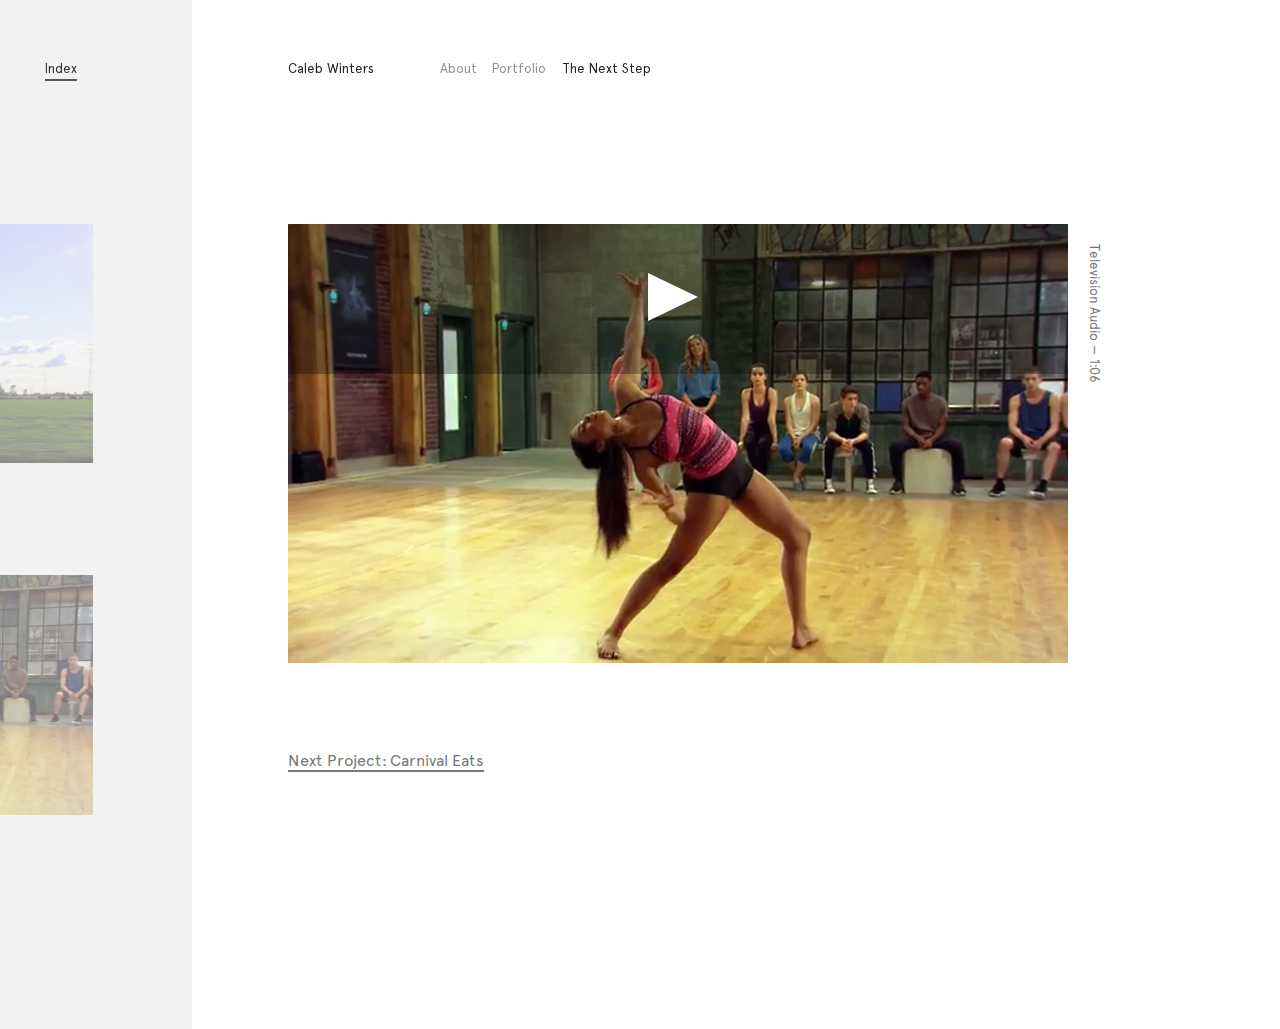
<file: the-next-step/index.html>
<!DOCTYPE html>
<html lang="en">
<head>
	<title>The Next Step &mdash; Caleb Winters</title>
	<meta charset="utf-8"/>
	<meta name="description" content="This is a clip from a TV show on the Family Channel called The Next Step. My song Danica was used during this scene, and in general it was used on two episodes of the show's third season." />
	<meta name="viewport" content="width=device-width, initial-scale=1.0, minimum-scale=1.0" />
	<meta name="google-site-verification" content="Ek0F6ujtkNCTBrGS--x4PzBOEgIcGZCTRM3AyG7fqHs" />

	<meta property="og:url" content="http://calebwinters.ca/the-next-step/"/>
	<meta property="og:site_name" content="Caleb Winters"/>
	<meta property="og:image" content="http://calebwinters.ca/the-next-step/thumb.jpg"/>

	<link rel="shortcut icon" type="image/ico" href="/favicon.png" />
	<link rel="stylesheet" media="screen, projection" href="/css/styles.min.css" />

	<!--[if lt IE 9]>
		<script src="http://html5shim.googlecode.com/svn/trunk/html5.js"></script>
	<![endif]-->

	<script src="/js/modernizr.js"></script>
 	<script>
		window.analytics||(window.analytics=[]),window.analytics.methods=["identify","track","trackLink","trackForm","trackClick","trackSubmit","page","pageview","ab","alias","ready","group","on","once","off"],window.analytics.factory=function(t){return function(){var a=Array.prototype.slice.call(arguments);return a.unshift(t),window.analytics.push(a),window.analytics}};for(var i=0;i<window.analytics.methods.length;i++){var method=window.analytics.methods[i];window.analytics[method]=window.analytics.factory(method)}window.analytics.load=function(t){var a=document.createElement("script");a.type="text/javascript",a.async=!0,a.src=("https:"===document.location.protocol?"https://":"http://")+"d2dq2ahtl5zl1z.cloudfront.net/analytics.js/v1/"+t+"/analytics.min.js";var n=document.getElementsByTagName("script")[0];n.parentNode.insertBefore(a,n)},window.analytics.SNIPPET_VERSION="2.0.8",
		window.analytics.load("pyxj7vulhv");
		window.analytics.page("Project", "The Next Step");
	</script>
</head>
<body>

	<div class="container">

		<header role="masthead"class="project-active">
	<div class="wrap">
		<!-- <a href="/" class="mark">&nbsp;</a> -->
		<img src="/img/loading.png" class="spinner" />
		<a href="/" class="name">Caleb Winters</a>
		<div>
			<a href="/about/" class="about-link">About</a>
			<a href="/" class="work-link">Portfolio</a>
			<a href="/" class="project-link">The Next Step</a>
					</div>
	</div>
	<a href="/" class="index-link">Index</a>
</header>
		<section class="about page ">

	<div class="wrap">

		<article>


<h1><p>&nbsp;</p>
</h1>
<div class="mark">
	<img src="/img/mark.svg" />
</div>
<img class="portrait" src="/img/portrait.jpg" />

<section class="content">

	<p>Caleb Winters is a composer who specializes in audio production and recording. He has worked with organizations such as <a href="http://www.rcmusic.ca" target="_blank">The Royal Conservatory of Music</a> and <a href="http://graysonmatthews.com" target="_blank">Grayson Matthews</a>. He has also contributed to television shows as a musician and audio editor.</p>

<p>Since graduating from Fanshawe College, Caleb has been studying at the University of Ottawa with a major in communication. He is presently seeking opportunities in this field while he continues doing freelance audio work.</p>


	<div class="contact group">
		<h6>Contact</h6>
		<p>
			<a href="mailto:hello@calebwinters.ca">hello@calebwinters.ca</a>
			<a href="tel:+647 502-1991">+647 502-1991</a>
		</p>
	</div>

	<a href="http://rosszurowski.com/" class="small credit" target="_blank">Site by Ross Zurowski</a>
	<p class="small">Copyright &copy; Caleb Winters 2018</p>

</section>
		</article>

	</div>

</section>
		<section class="index previous group">
		<div class="fill-wrap">
			<div class="wrap hidden">
				<div class="grid-sizer"></div>
				<div class="gutter-sizer"></div>
				<a href="/hot-air-space-balloon/" class="full">
					<div class="thumb"><img src="/hot-air-space-balloon/thumb.jpg" /><span class="play-icon"></span></div>
					<h3>Hot Air Space Balloon</h3>
					<h5>Album</h5>
				</a>
				<a href="/glow-in-the-dark/" class="full">
					<div class="thumb"><img src="/glow-in-the-dark/thumb.png" /><span class="play-icon"></span></div>
					<h3>Glow in the Dark</h3>
					<h5>Album</h5>
				</a>
				<a href="/led-by-the-wind/" class="half">
					<div class="thumb"><img src="/led-by-the-wind/thumb.jpg" /><span class="play-icon"></span></div>
					<h3>Led By the Wind</h3>
					<h5>Video</h5>
				</a>
				<a href="/the-next-step/" class="half">
					<div class="thumb"><img src="/the-next-step/thumb.jpg" /><span class="play-icon"></span></div>
					<h3>The Next Step</h3>
					<h5>Television Audio</h5>
				</a>
				<a href="/elsewhere/" class="full">
					<div class="thumb"><img src="/elsewhere/thumb.jpg" /><span class="play-icon"></span></div>
					<h3>Elsewhere</h3>
					<h5>Album</h5>
				</a>
				<a href="/you-are-the-sea/" class="third">
					<div class="thumb"><img src="/you-are-the-sea/thumb.jpg" /><span class="play-icon"></span></div>
					<h3>You Are The Sea</h3>
					<h5>Album</h5>
				</a>
		</div>
		</div>

		<footer>
			<div class="wrap">
				<p class="small">Copyright &copy; Caleb Winters 2018</p>
			</div>
		</footer>

	</section>
		<section class="project active slide">

	<div class="wrap">

		<article>


	<div class="video state-paused state-preview">

		<div class="preview">
			<img src="/the-next-step/thumb.jpg" />
			<div class="overlay"></div>
			<a href="#" class="preview-play"></a>
		</div>

		<video preload src="http://calebwinters-assets.s3.amazonaws.com/the-next-step.mp4" data-src='[{"url":"http://calebwinters-assets.s3.amazonaws.com/the-next-step.mp4","type":"h264","length":"66"}]' webkit-playsinline></video>

		<div class="meta">Television Audio &mdash; 1:06</div>

		<div class="controls">
			<a href="#" class="play-pause"></a>
			<div class="progress">
				<span class="current-time">0:00</span>
				<div class="track"><div class="playhead"></div></div>
				<span class="total-time">1:06</span>
			</div>
			<a href="#" class="fullscreen"></a>
		</div>

	</div>

<header>
	<h2>The Next Step</h2>
	<div>
		<h4 class="year">2015</h4>
		<h4 class="client">Family Channel</h4>
	</div>
</header>

<div class="content">
	<div class="description">
		<p>This is a clip from a TV show on the Family Channel called <a href="http://thenextstep.family.ca/">The Next Step</a>. My song <a href="/elsewhere">Danica</a> was used during this scene, and in general it was used on two episodes of the show's third season.</p>
	</div>
	</div>


<div class="cta">
			<a href="/carnival-eats/" class="next-project">Next Project: Carnival Eats</a>
		</div>


		</article>

	</div>

</section>
			<div class="supports-error">
		<div class="wrap">
			<p>I'm really sorry about this, but your browser is too old to play the audio/video on this site.</p>
			<p>You can download a zip of my portfolio <a href="#">here</a>, or you can (and probably should) <a href="#">upgrade your browser</a>.</p>
			<a href="#" class="supports-error-close">Continue to the site anyways</a>
		</div>
	</div>
	</div>


<script src="/js/jquery.min.js"></script>
	<script src="/js/scripts.min.js"></script>
</body>
</html>
</file>
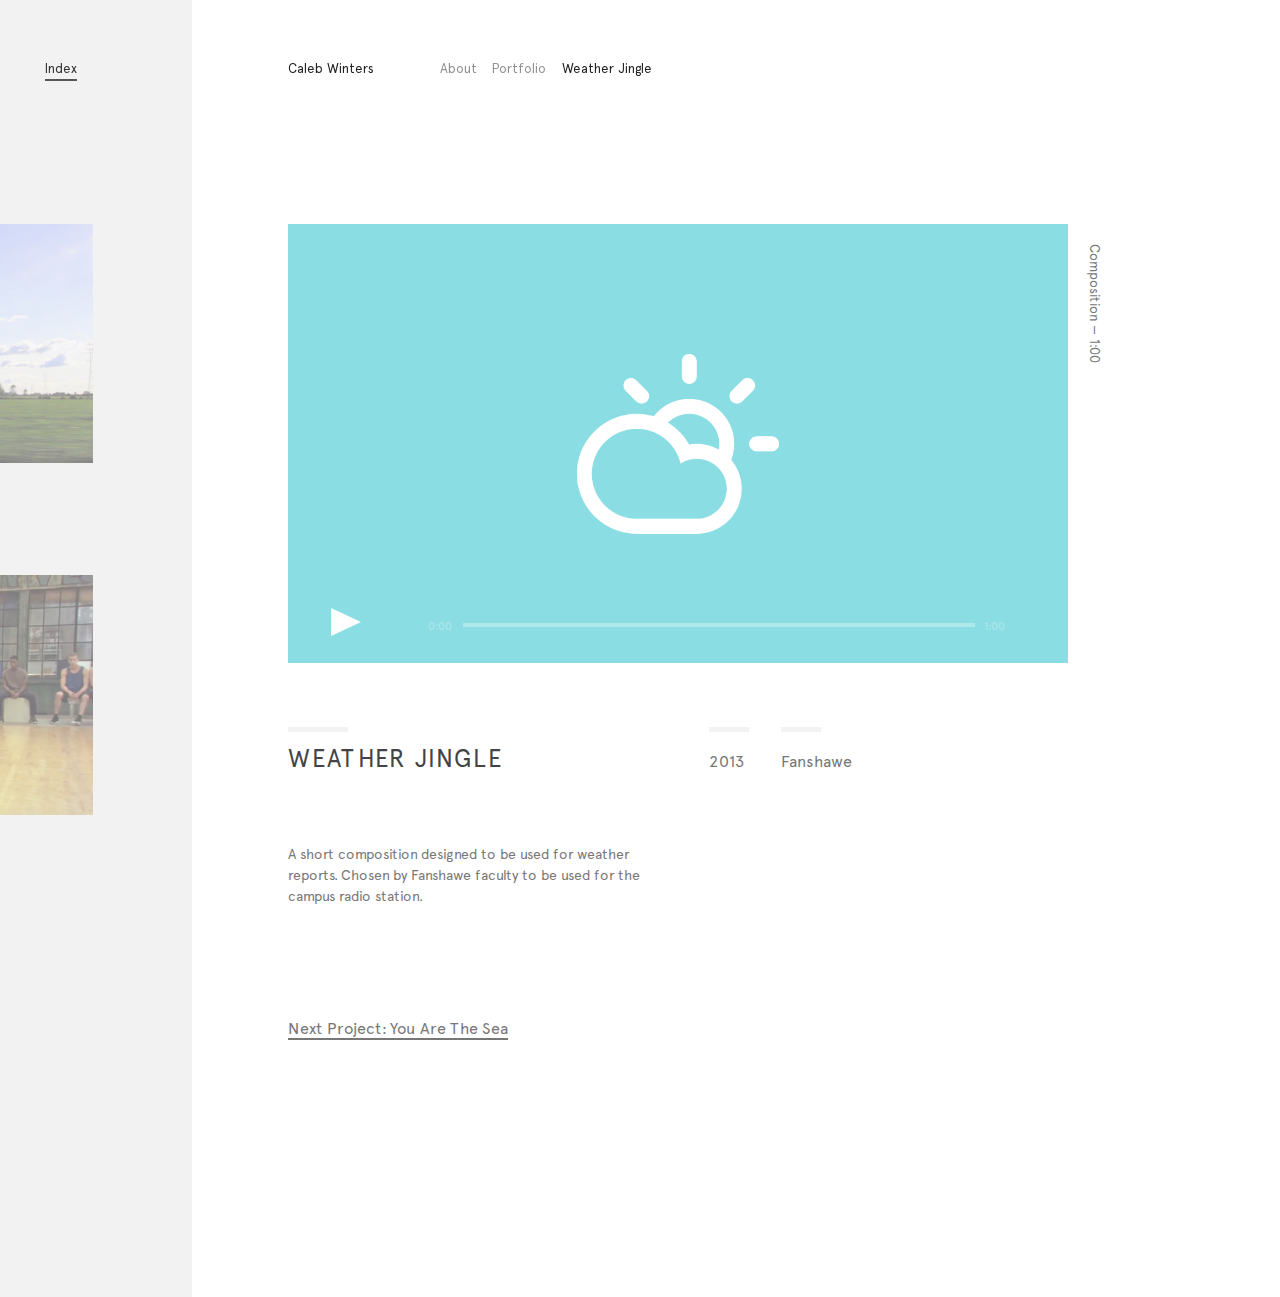
<file: weather-jingle/index.html>
<!DOCTYPE html>
<html lang="en">
<head>
	<title>Weather Jingle &mdash; Caleb Winters</title>
	<meta charset="utf-8"/>
	<meta name="description" content="A short composition designed to be used for weather reports. Chosen by Fanshawe faculty to be used for the campus radio station." />
	<meta name="viewport" content="width=device-width, initial-scale=1.0, minimum-scale=1.0" />
	<meta name="google-site-verification" content="Ek0F6ujtkNCTBrGS--x4PzBOEgIcGZCTRM3AyG7fqHs" />

	<meta property="og:url" content="http://calebwinters.ca/weather-jingle/"/>
	<meta property="og:site_name" content="Caleb Winters"/>
	<meta property="og:image" content="http://calebwinters.ca/weather-jingle/thumb.png"/>

	<link rel="shortcut icon" type="image/ico" href="/favicon.png" />
	<link rel="stylesheet" media="screen, projection" href="/css/styles.min.css" />

	<!--[if lt IE 9]>
		<script src="http://html5shim.googlecode.com/svn/trunk/html5.js"></script>
	<![endif]-->

	<script src="/js/modernizr.js"></script>
 	<script>
		window.analytics||(window.analytics=[]),window.analytics.methods=["identify","track","trackLink","trackForm","trackClick","trackSubmit","page","pageview","ab","alias","ready","group","on","once","off"],window.analytics.factory=function(t){return function(){var a=Array.prototype.slice.call(arguments);return a.unshift(t),window.analytics.push(a),window.analytics}};for(var i=0;i<window.analytics.methods.length;i++){var method=window.analytics.methods[i];window.analytics[method]=window.analytics.factory(method)}window.analytics.load=function(t){var a=document.createElement("script");a.type="text/javascript",a.async=!0,a.src=("https:"===document.location.protocol?"https://":"http://")+"d2dq2ahtl5zl1z.cloudfront.net/analytics.js/v1/"+t+"/analytics.min.js";var n=document.getElementsByTagName("script")[0];n.parentNode.insertBefore(a,n)},window.analytics.SNIPPET_VERSION="2.0.8",
		window.analytics.load("pyxj7vulhv");
		window.analytics.page("Project", "Weather Jingle");
	</script>
</head>
<body>

	<div class="container">

		<header role="masthead"class="project-active">
	<div class="wrap">
		<!-- <a href="/" class="mark">&nbsp;</a> -->
		<img src="/img/loading.png" class="spinner" />
		<a href="/" class="name">Caleb Winters</a>
		<div>
			<a href="/about/" class="about-link">About</a>
			<a href="/" class="work-link">Portfolio</a>
			<a href="/" class="project-link">Weather Jingle</a>
					</div>
	</div>
	<a href="/" class="index-link">Index</a>
</header>
		<section class="about page ">

	<div class="wrap">

		<article>


<h1><p>&nbsp;</p>
</h1>
<div class="mark">
	<img src="/img/mark.svg" />
</div>
<img class="portrait" src="/img/portrait.jpg" />

<section class="content">

	<p>Caleb Winters is a composer who specializes in audio production and recording. He has worked with organizations such as <a href="http://www.rcmusic.ca" target="_blank">The Royal Conservatory of Music</a> and <a href="http://graysonmatthews.com" target="_blank">Grayson Matthews</a>. He has also contributed to television shows as a musician and audio editor.</p>

<p>Since graduating from Fanshawe College, Caleb has been studying at the University of Ottawa with a major in communication. He is presently seeking opportunities in this field while he continues doing freelance audio work.</p>


	<div class="contact group">
		<h6>Contact</h6>
		<p>
			<a href="mailto:hello@calebwinters.ca">hello@calebwinters.ca</a>
			<a href="tel:+647 502-1991">+647 502-1991</a>
		</p>
	</div>

	<a href="http://rosszurowski.com/" class="small credit" target="_blank">Site by Ross Zurowski</a>
	<p class="small">Copyright &copy; Caleb Winters 2018</p>

</section>
		</article>

	</div>

</section>
		<section class="index previous group">
		<div class="fill-wrap">
			<div class="wrap hidden">
				<div class="grid-sizer"></div>
				<div class="gutter-sizer"></div>
				<a href="/hot-air-space-balloon/" class="full">
					<div class="thumb"><img src="/hot-air-space-balloon/thumb.jpg" /><span class="play-icon"></span></div>
					<h3>Hot Air Space Balloon</h3>
					<h5>Album</h5>
				</a>
				<a href="/glow-in-the-dark/" class="full">
					<div class="thumb"><img src="/glow-in-the-dark/thumb.png" /><span class="play-icon"></span></div>
					<h3>Glow in the Dark</h3>
					<h5>Album</h5>
				</a>
				<a href="/led-by-the-wind/" class="half">
					<div class="thumb"><img src="/led-by-the-wind/thumb.jpg" /><span class="play-icon"></span></div>
					<h3>Led By the Wind</h3>
					<h5>Video</h5>
				</a>
				<a href="/the-next-step/" class="half">
					<div class="thumb"><img src="/the-next-step/thumb.jpg" /><span class="play-icon"></span></div>
					<h3>The Next Step</h3>
					<h5>Television Audio</h5>
				</a>
				<a href="/elsewhere/" class="full">
					<div class="thumb"><img src="/elsewhere/thumb.jpg" /><span class="play-icon"></span></div>
					<h3>Elsewhere</h3>
					<h5>Album</h5>
				</a>
				<a href="/you-are-the-sea/" class="third">
					<div class="thumb"><img src="/you-are-the-sea/thumb.jpg" /><span class="play-icon"></span></div>
					<h3>You Are The Sea</h3>
					<h5>Album</h5>
				</a>
		</div>
		</div>

		<footer>
			<div class="wrap">
				<p class="small">Copyright &copy; Caleb Winters 2018</p>
			</div>
		</footer>

	</section>
		<section class="project active slide">

	<div class="wrap">

		<article>

			<div class="audio hide-control-overlay">

		<audio preload src="/weather-jingle/jingle.mp3" data-index="0" data-src='[{"url":"/weather-jingle/jingle.mp3","type":"mp3","length":"60"}]'>
		</audio>

		<div class="thumb">
			<img src="/weather-jingle/thumb.png" />
		</div>

		<div class="meta">Composition &mdash; 1:00</div>

		<div class="controls">
			<a href="#" class="play-pause"></a>
			<div class="progress">
				<span class="current-time">0:00</span>
				<div class="track"><div class="playhead"></div></div>
				<span class="total-time">1:00</span>
			</div>
		</div>

</div>


<header>
	<h2>Weather Jingle</h2>
	<div>
		<h4 class="year">2013</h4>
		<h4 class="client">Fanshawe</h4>
	</div>
</header>

<div class="content">
	<div class="description">
		<p>A short composition designed to be used for weather reports. Chosen by Fanshawe faculty to be used for the campus radio station.</p>
	</div>
	</div>


<div class="cta">
			<a href="/you-are-the-sea/" class="next-project">Next Project: You Are The Sea</a>
		</div>


		</article>

	</div>

</section>
			<div class="supports-error">
		<div class="wrap">
			<p>I'm really sorry about this, but your browser is too old to play the audio/video on this site.</p>
			<p>You can download a zip of my portfolio <a href="#">here</a>, or you can (and probably should) <a href="#">upgrade your browser</a>.</p>
			<a href="#" class="supports-error-close">Continue to the site anyways</a>
		</div>
	</div>
	</div>


<script src="/js/jquery.min.js"></script>
	<script src="/js/scripts.min.js"></script>
</body>
</html>
</file>
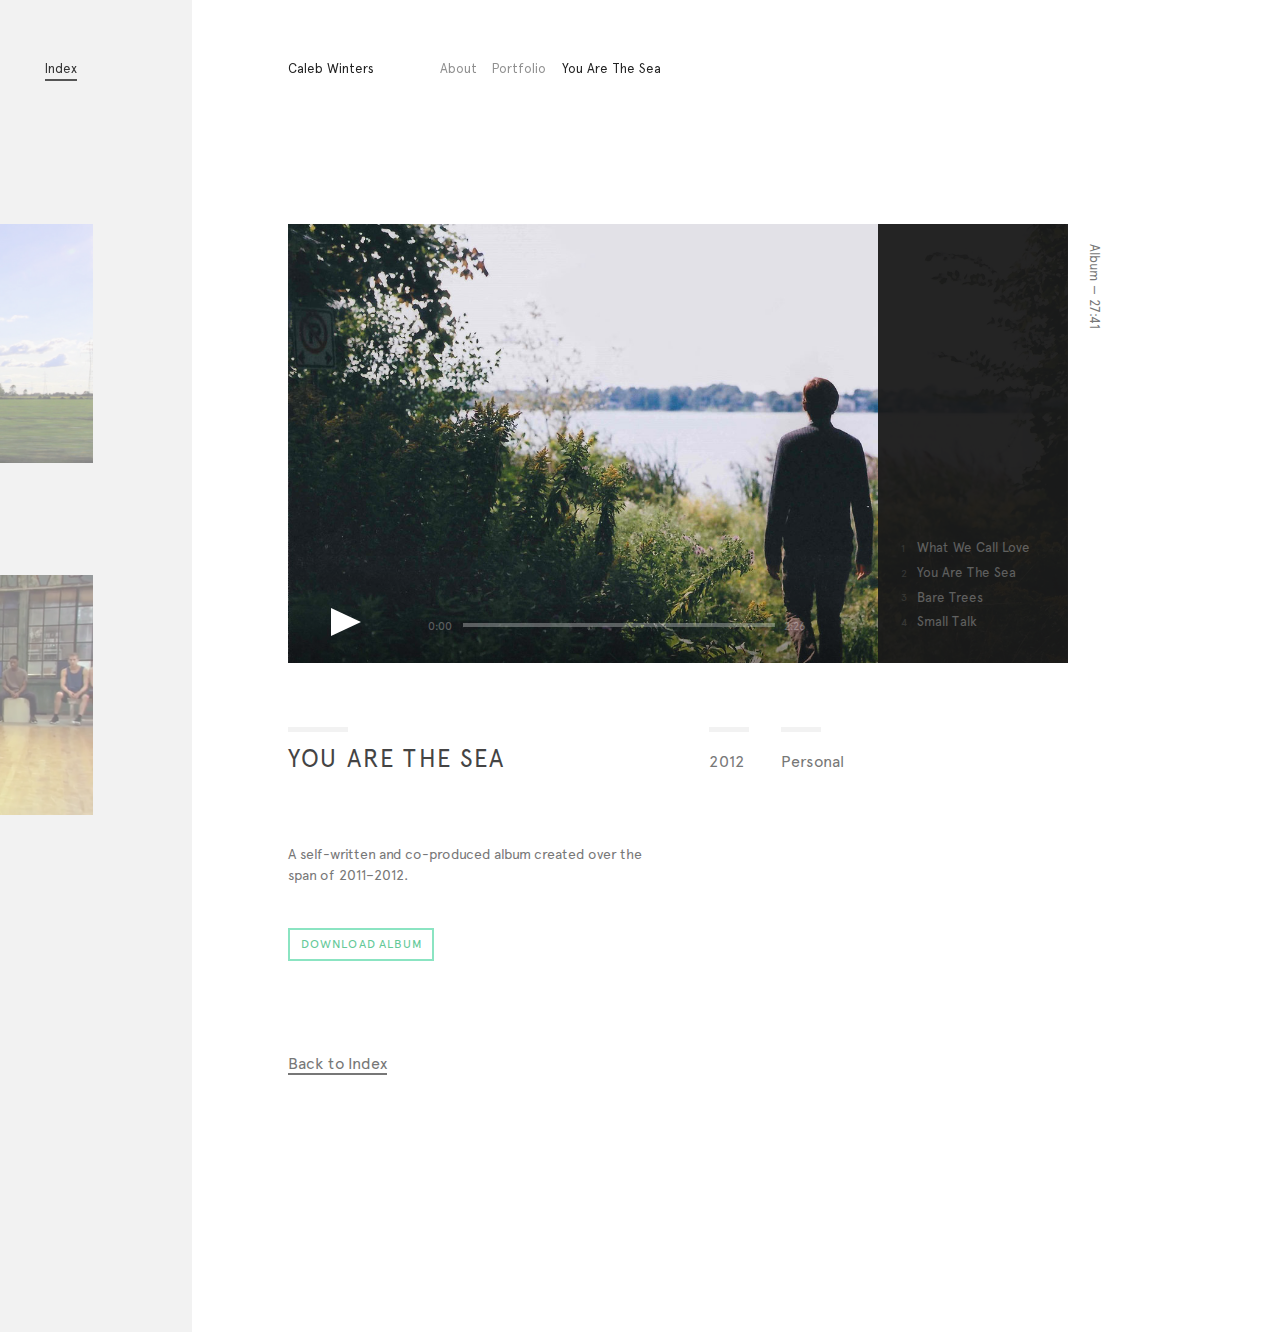
<file: you-are-the-sea/index.html>
<!DOCTYPE html>
<html lang="en">
<head>
	<title>You Are The Sea &mdash; Caleb Winters</title>
	<meta charset="utf-8"/>
	<meta name="description" content="A self-written and co-produced album created over the span of 2011–2012." />
	<meta name="viewport" content="width=device-width, initial-scale=1.0, minimum-scale=1.0" />
	<meta name="google-site-verification" content="Ek0F6ujtkNCTBrGS--x4PzBOEgIcGZCTRM3AyG7fqHs" />

	<meta property="og:url" content="http://calebwinters.ca/you-are-the-sea/"/>
	<meta property="og:site_name" content="Caleb Winters"/>
	<meta property="og:image" content="http://calebwinters.ca/you-are-the-sea/thumb.jpg"/>

	<link rel="shortcut icon" type="image/ico" href="/favicon.png" />
	<link rel="stylesheet" media="screen, projection" href="/css/styles.min.css" />

	<!--[if lt IE 9]>
		<script src="http://html5shim.googlecode.com/svn/trunk/html5.js"></script>
	<![endif]-->

	<script src="/js/modernizr.js"></script>
 	<script>
		window.analytics||(window.analytics=[]),window.analytics.methods=["identify","track","trackLink","trackForm","trackClick","trackSubmit","page","pageview","ab","alias","ready","group","on","once","off"],window.analytics.factory=function(t){return function(){var a=Array.prototype.slice.call(arguments);return a.unshift(t),window.analytics.push(a),window.analytics}};for(var i=0;i<window.analytics.methods.length;i++){var method=window.analytics.methods[i];window.analytics[method]=window.analytics.factory(method)}window.analytics.load=function(t){var a=document.createElement("script");a.type="text/javascript",a.async=!0,a.src=("https:"===document.location.protocol?"https://":"http://")+"d2dq2ahtl5zl1z.cloudfront.net/analytics.js/v1/"+t+"/analytics.min.js";var n=document.getElementsByTagName("script")[0];n.parentNode.insertBefore(a,n)},window.analytics.SNIPPET_VERSION="2.0.8",
		window.analytics.load("pyxj7vulhv");
		window.analytics.page("Project", "You Are The Sea");
	</script>
</head>
<body>

	<div class="container">

		<header role="masthead"class="project-active">
	<div class="wrap">
		<!-- <a href="/" class="mark">&nbsp;</a> -->
		<img src="/img/loading.png" class="spinner" />
		<a href="/" class="name">Caleb Winters</a>
		<div>
			<a href="/about/" class="about-link">About</a>
			<a href="/" class="work-link">Portfolio</a>
			<a href="/" class="project-link">You Are The Sea</a>
					</div>
	</div>
	<a href="/" class="index-link">Index</a>
</header>
		<section class="about page ">

	<div class="wrap">

		<article>


<h1><p>&nbsp;</p>
</h1>
<div class="mark">
	<img src="/img/mark.svg" />
</div>
<img class="portrait" src="/img/portrait.jpg" />

<section class="content">

	<p>Caleb Winters is a composer who specializes in audio production and recording. He has worked with organizations such as <a href="http://www.rcmusic.ca" target="_blank">The Royal Conservatory of Music</a> and <a href="http://graysonmatthews.com" target="_blank">Grayson Matthews</a>. He has also contributed to television shows as a musician and audio editor.</p>

<p>Since graduating from Fanshawe College, Caleb has been studying at the University of Ottawa with a major in communication. He is presently seeking opportunities in this field while he continues doing freelance audio work.</p>


	<div class="contact group">
		<h6>Contact</h6>
		<p>
			<a href="mailto:hello@calebwinters.ca">hello@calebwinters.ca</a>
			<a href="tel:+647 502-1991">+647 502-1991</a>
		</p>
	</div>

	<a href="http://rosszurowski.com/" class="small credit" target="_blank">Site by Ross Zurowski</a>
	<p class="small">Copyright &copy; Caleb Winters 2018</p>

</section>
		</article>

	</div>

</section>
		<section class="index previous group">
		<div class="fill-wrap">
			<div class="wrap hidden">
				<div class="grid-sizer"></div>
				<div class="gutter-sizer"></div>
				<a href="/hot-air-space-balloon/" class="full">
					<div class="thumb"><img src="/hot-air-space-balloon/thumb.jpg" /><span class="play-icon"></span></div>
					<h3>Hot Air Space Balloon</h3>
					<h5>Album</h5>
				</a>
				<a href="/glow-in-the-dark/" class="full">
					<div class="thumb"><img src="/glow-in-the-dark/thumb.png" /><span class="play-icon"></span></div>
					<h3>Glow in the Dark</h3>
					<h5>Album</h5>
				</a>
				<a href="/led-by-the-wind/" class="half">
					<div class="thumb"><img src="/led-by-the-wind/thumb.jpg" /><span class="play-icon"></span></div>
					<h3>Led By the Wind</h3>
					<h5>Video</h5>
				</a>
				<a href="/the-next-step/" class="half">
					<div class="thumb"><img src="/the-next-step/thumb.jpg" /><span class="play-icon"></span></div>
					<h3>The Next Step</h3>
					<h5>Television Audio</h5>
				</a>
				<a href="/elsewhere/" class="full">
					<div class="thumb"><img src="/elsewhere/thumb.jpg" /><span class="play-icon"></span></div>
					<h3>Elsewhere</h3>
					<h5>Album</h5>
				</a>
				<a href="/you-are-the-sea/" class="third">
					<div class="thumb"><img src="/you-are-the-sea/thumb.jpg" /><span class="play-icon"></span></div>
					<h3>You Are The Sea</h3>
					<h5>Album</h5>
				</a>
		</div>
		</div>

		<footer>
			<div class="wrap">
				<p class="small">Copyright &copy; Caleb Winters 2018</p>
			</div>
		</footer>

	</section>
		<section class="project active slide">

	<div class="wrap">

		<article>

			<div class="audio album">

		<audio preload src="/you-are-the-sea/01.mp3" data-index="0" data-src='[{"url":"/you-are-the-sea/01.mp3","type":"mp3","length":"147"}]'>
		</audio>

		<div class="thumb">
			<img src="/you-are-the-sea/thumb.jpg" />
		</div>

		<div class="meta">Album &mdash; 27:41</div>

		<div class="controls">
			<div class="playlist">
				<nav>
					<a href="#" data-src='[{"url":"/you-are-the-sea/01.mp3","type":"mp3","length":"147"}]'>What We Call Love</a>
					<a href="#" data-src='[{"url":"/you-are-the-sea/02.mp3","type":"mp3","length":"311"}]'>You Are The Sea</a>
					<a href="#" data-src='[{"url":"/you-are-the-sea/04.mp3","type":"mp3","length":"276"}]'>Bare Trees</a>
					<a href="#" data-src='[{"url":"/you-are-the-sea/06.mp3","type":"mp3","length":"89"}]'>Small Talk</a>
				</nav>
			</div>
			<a href="#" class="play-pause"></a>
			<div class="progress">
				<span class="current-time">0:00</span>
				<div class="track"><div class="playhead"></div></div>
				<span class="total-time">2:27</span>
			</div>
		</div>

</div>


<header>
	<h2>You Are The Sea</h2>
	<div>
		<h4 class="year">2012</h4>
		<h4 class="client">Personal</h4>
	</div>
</header>

<div class="content">
	<div class="description">
		<p>A self-written and co-produced album created over the span of 2011–2012.</p>
	</div>
	</div>

<a href="http://calebwinters-assets.s3.amazonaws.com/yats.zip" target="_blank" class="button download">Download Album</a>

	<div class="cta">
			<a href="/" class="back-to-index">Back to Index</a>
		</div>


		</article>

	</div>

</section>
			<div class="supports-error">
		<div class="wrap">
			<p>I'm really sorry about this, but your browser is too old to play the audio/video on this site.</p>
			<p>You can download a zip of my portfolio <a href="#">here</a>, or you can (and probably should) <a href="#">upgrade your browser</a>.</p>
			<a href="#" class="supports-error-close">Continue to the site anyways</a>
		</div>
	</div>
	</div>


<script src="/js/jquery.min.js"></script>
	<script src="/js/scripts.min.js"></script>
</body>
</html>
</file>
<file: css/styles.min.css>
@font-face {
  font-family: 'Apercu Regular';
  font-weight: normal;
  src:
    url('./Apercu-Regular.woff2') format('woff2'),
    url('./Apercu-Regular.woff') format('woff');
}

article,aside,details,figcaption,figure,footer,header,hgroup,main,nav,section,summary{display:block}audio,canvas,video{display:inline-block}audio:not([controls]){display:none;height:0}[hidden]{display:none}html{font-family:sans-serif;-webkit-text-size-adjust:100%;-ms-text-size-adjust:100%}body{margin:0}a:focus{outline:none}a:active,a:hover{outline:0}h1{margin:.67em 0}abbr[title]{border-bottom:1px dotted}b,strong{font-weight:700}dfn{font-style:italic}hr{box-sizing:content-box;height:0}mark{background:#ff0;color:#000}code,kbd,pre,samp{font-family:monospace,serif;font-size:1em}pre{white-space:pre-wrap}q{quotes:"\201C" "\201D" "\2018" "\2019"}small{font-size:80%}sub,sup{position:relative;font-size:75%;line-height:0;vertical-align:baseline}sup{top:-.5em}sub{bottom:-.25em}img{border:0}svg:not(:root){overflow:hidden}figure{margin:0}fieldset{border:1px solid silver;margin:0 2px;padding:.35em .625em .75em}legend{border:0;padding:0}button,input,select,textarea{margin:0;font-family:inherit;font-size:100%}button,input{line-height:normal}button,select{text-transform:none}button,html input[type="button"],input[type="reset"],input[type="submit"]{cursor:pointer;-webkit-appearance:none;-moz-appearance:none;-ms-appearance:none;appearance:none}button[disabled],html input[disabled]{cursor:default}input[type="checkbox"],input[type="radio"]{box-sizing:border-box;padding:0}input[type="search"]{box-sizing:content-box;-webkit-appearance:textfield}input[type="search"]::-webkit-search-cancel-button,input[type="search"]::-webkit-search-decoration{-webkit-appearance:none}button::-moz-focus-inner,input::-moz-focus-inner{border:0;padding:0}textarea{overflow:auto;vertical-align:top}table{border-spacing:0;border-collapse:collapse}*{box-sizing:border-box}.group:after,.project header:after,.project .content:after,.wrap:after{display:block;visibility:hidden;clear:both;height:0;content:"."}html{background:#fff;font-size:100%;height:100%}body{position:relative;width:100%;height:100%;color:#777;font:1rem/1.5 "Apercu Regular","Apercu",Arial,sans-serif;font-size-adjust:.508;font-weight:400;font-style:normal;opacity:1;-webkit-transition:opacity 200ms ease;transition:opacity 200ms ease}.container{position:relative;overflow:hidden;min-height:100%}.wrap{margin:0 auto;width:90%;max-width:48.75em}h1,h2,h3,h4,h5,h6{font-weight:500;text-rendering:optimizeLegibility}h1{color:#333;font-size:3em;line-height:1.375}h2{color:#444;font-size:1.5em}h2,h3{margin:0;text-transform:uppercase;letter-spacing:.09em}h3{color:#333;font-size:.9375em}h4{margin:0;color:#777}h5{margin:0;color:#8a8a8a;font-size:.6875em}h6{margin:.8em 0;color:#333;font-size:1em}a{color:inherit;text-decoration:none}.button{border:2px #8be4c2 solid;padding:.6em .9em;color:#64c998;font-size:.75em;letter-spacing:.07em;line-height:1;text-transform:uppercase}.button:hover{color:#fff;background:#8be4c2}p a{border-bottom:2px #777 solid;line-height:1.2}p{font-weight:400;margin:0 0 1em}.small{color:#999;font-size:.7em}.no-wrap{white-space:nowrap}ul{margin:0;list-style:none}img,video{display:block;max-width:100%;height:auto}.wf-loading body{visibility:hidden;opacity:0}.supports-error{display:none;position:fixed;top:0;left:0;right:0;bottom:0;background:#ff5252;padding:12.5% 0;color:#fff;font-size:1.7em;z-index:999}.no-support .supports-error{display:block}.supports-error .wrap{max-width:20em}.supports-error a{color:#861923;border-bottom:.15em #861923 solid}.supports-error p+p{margin-bottom:2em}.supports-error .supports-error-close{font-size:.5em}.supports-error .supports-error-close:after{content:" →";border-bottom:.15em #ff5252 solid}header[role="masthead"]{position:fixed;padding:3.5rem 0;top:0;left:0;right:0;z-index:9}header[role="masthead"] .index-link{opacity:0;pointer-events:none}header[role="masthead"].about-active .index-link,header[role="masthead"].project-active .index-link{display:block;position:fixed;top:3.7rem;right:94%;border-bottom:2px #555 solid;pointer-events:auto;opacity:1;color:#333;font-size:.8125em;-webkit-transition:opacity 200ms ease;transition:opacity 200ms ease}header[role="masthead"].about-active .index-link:hover,header[role="masthead"].project-active .index-link:hover{color:#555;border-bottom-color:#777}header[role="masthead"].about-active .index-link{left:93%;right:auto}header[role="masthead"] .wrap{position:absolute;left:5%;right:5%;width:70%;-webkit-transition:left 800ms cubic-bezier(.19,1,.22,1),right 800ms cubic-bezier(.19,1,.22,1),width 800ms cubic-bezier(.19,1,.22,1);transition:left 800ms cubic-bezier(.19,1,.22,1),right 800ms cubic-bezier(.19,1,.22,1),width 800ms cubic-bezier(.19,1,.22,1)}header[role="masthead"].project-active .wrap{left:9.5%;width:59.5%}header[role="masthead"].about-active .wrap{right:12.5%;width:64%}header[role="masthead"] div a{display:inline-block;margin-right:.9em;color:#222;font-size:.8125em;line-height:1rem;vertical-align:middle;-webkit-transition:opacity 200ms ease,visibility 200ms ease;transition:opacity 200ms ease,visibility 200ms ease}header[role="masthead"] .work-link,header[role="masthead"] .about-link,header[role="masthead"] .project-link{opacity:.5}header[role="masthead"] .name+div{display:inline-block}header[role="masthead"] div .name{margin-right:4.75em}header[role="masthead"] div .project-link{visibility:hidden;pointer-events:none;opacity:0}header[role="masthead"].about-active .name{color:#8be4c2}header[role="masthead"] .work-link:hover,header[role="masthead"] .about-link:hover,header[role="masthead"].index-active .work-link,header[role="masthead"].about-active .about-link,header[role="masthead"].project-active .project-link{visibility:visible;opacity:1}header[role="masthead"] .name:before{content:'About ';visibility:hidden;position:absolute;left:-4.25em;pointer-events:none;margin:0 .5em;text-align:right;opacity:0;-webkit-transition:opacity 200ms ease,visibility 200ms ease;transition:opacity 200ms ease,visibility 200ms ease}header[role="masthead"].about-active .name:before{visibility:visible;opacity:.5}header[role="masthead"] .spinner{position:absolute;top:20%;left:-2em;-webkit-animation:loading-spin .5s infinite linear;animation:loading-spin .5s infinite linear;-webkit-transition:opacity 200ms ease;transition:opacity 200ms ease;opacity:0}header[role="masthead"].index-active.loading .spinner{opacity:1}.page,.project,.index{position:fixed;top:0;bottom:0;left:0;right:0;width:100%;-webkit-transition:-webkit-transform 800ms cubic-bezier(.19,1,.12,1),opacity 400ms ease;transition:transform 800ms cubic-bezier(.19,1,.12,1),opacity 400ms ease}.page.active,.project.active,.index.active{display:block;position:relative}.index.active{z-index:7}.page.active,.project.active{width:77.5%;z-index:8}.page.active{-webkit-transform:translateX(-120%);-ms-transform:translateX(-120%);transform:translateX(-120%)}.project.active{margin-left:auto}.project.active.slide{-webkit-transform:translateX(0);-ms-transform:translateX(0);transform:translateX(0)}.about.active.slide{-webkit-transform:translateX(7.5%);-ms-transform:translateX(7.5%);transform:translateX(7.5%)}.page .wrap{position:relative}.index .fill-wrap,.project .wrap,.not-found .wrap{position:relative;padding-top:14em}.page .wrap{padding-top:14.7em}.index.previous .fill-wrap,.index.next .fill-wrap{cursor:pointer;background:#f2f2f2;-webkit-transition:background-color 1200ms ease;transition:background-color 1200ms ease}.index.previous{-webkit-transform:translateX(-85%);-ms-transform:translateX(-85%);transform:translateX(-85%)}.index.next{-webkit-transform:translateX(85%);-ms-transform:translateX(85%);transform:translateX(85%)}.index.previous .wrap,.index.next .wrap{opacity:.5}.index .fill-wrap{margin:0 auto;width:100%;min-height:100%}.index .fill-wrap .wrap{max-width:none;-webkit-transition:opacity 800ms ease;transition:opacity 800ms ease}.index .fill-wrap .wrap.hidden{opacity:0}.index.active{margin-bottom:4em}.index .grid-sizer{width:6%}.index .gutter-sizer{width:9%}.index a{float:left;width:auto;margin-bottom:5%}.index.previous a,.index.next a{pointer-events:none}.index a .thumb:hover:after{background:rgba(0,0,0,.2)}.index a .thumb:hover .play-icon:after{opacity:1;-webkit-transform:translate(0,0);-ms-transform:translate(0,0);transform:translate(0,0)}.index a:hover h3,.index a:hover h5{opacity:.6}.index a .thumb{position:relative;margin-bottom:1em}.index a .thumb:after{left:0;background:rgba(0,0,0,0);-webkit-transition:background 200ms ease;transition:background 200ms ease}.index a .thumb:after,.index a .play-icon:after{content:' ';position:absolute;top:0;right:0;bottom:0}.index a .play-icon:after{display:block;opacity:0;left:2.75em;margin:auto;background:0 0;border:20px solid transparent;border-width:20px 42px;border-left-color:#fff;width:0;height:0;-webkit-transform:translate(0,5px);-ms-transform:translate(0,5px);transform:translate(0,5px);-webkit-transition:opacity 200ms ease,-webkit-transform 200ms ease;transition:opacity 200ms ease,transform 200ms ease;z-index:99}.index a.full{width:54%}.index a.half{width:37%}.index a.third{width:24%}footer{margin:4em 0}.project{display:none;-webkit-transform:translateX(120%);-ms-transform:translateX(120%);transform:translateX(120%);margin-bottom:8em}.project .wrap{margin:0 auto 0 0}.project .video,.project .audio{margin-bottom:4em}.project header{margin-bottom:3.5em}.project h2{float:left;line-height:1.7rem;width:47%}.project h2:before{content:' ';display:block;margin:0 0 .8rem;background:#f2f2f2;width:3.75rem;height:.35rem}.project header div{float:left;margin:0 5% 0 7%;width:38%}.project h4{float:left;margin:0 2em 1em 0;font-weight:500;line-height:1.2rem;vertical-align:bottom}.project h4:before{content:' ';display:block;margin:0 0 1.25rem;background:#f2f2f2;width:2.5rem;height:.35rem}.project .content{margin-bottom:2em}.project .content .description{float:left;width:47%;font-size:.875rem}.project .copyright{float:left;margin:0 5% 1em 7%;width:38%;color:#999;font-size:.7em}.project .cta{margin:6em 0 8em}.cta a{border-bottom:2px #777 solid}.page{display:none;-webkit-transform:translateX(-50%);-ms-transform:translateX(-50%);transform:translateX(-50%)}.page .content{max-width:30em}.about header[role="masthead"] .index-link{display:block;right:auto;left:93%}.about{margin:0 0 6em}.about .index{background:#f2f2f2;position:absolute;top:0;bottom:0;left:85%;width:100%;overflow:hidden;opacity:.7}.about h1{color:#111;max-width:10em;margin:-.3em 0 0 -3em}.about .mark{display:block;position:absolute;top:49%;left:-12em;z-index:-1}.about .portrait{position:absolute;top:2.2em;left:39%;width:60%;max-width:26em;z-index:-1}.about .contact{margin:4em 0 3em}.about .contact a{float:left;clear:left;margin-bottom:.6em}.video,.audio{background:#000;position:relative;-webkit-user-select:none;-moz-user-select:none;-ms-user-select:none;user-select:none}.video.state-fullscreen{background:#000;max-width:none;width:100%;height:100%;margin:0}.video.state-fullscreen video{position:absolute;top:0;bottom:0;left:0;right:0;margin:auto;min-height:100%;min-width:100%;max-width:none}.video.state-fullscreen:not(.state-controls){cursor:none}.video .meta,.audio .meta{cursor:default;position:absolute;top:0;left:102%;right:-50%;font-size:.8125em;-webkit-transform:rotate(90deg);-ms-transform:rotate(90deg);transform:rotate(90deg);-webkit-transform-origin:left bottom;-ms-transform-origin:left bottom;transform-origin:left bottom}.video.state-fullscreen .meta{display:none}.video video{opacity:1;-webkit-transition:opacity 800ms ease 800ms;transition:opacity 800ms ease 800ms}.video .preview{cursor:pointer;position:absolute;top:0;left:0;right:0;bottom:0;opacity:0;z-index:4;-webkit-transition:opacity 300ms ease 0;transition:opacity 300ms ease 0}.video.state-preview .preview{opacity:1;-webkit-transition-delay:200ms;transition-delay:200ms}.video.state-playing .preview{display:none}.video.state-preview:hover .preview .overlay{background:rgba(0,0,0,.2)}.video.state-preview:not(.state-playing) video{opacity:0;-webkit-transition-delay:0;transition-delay:0}.video .preview .preview-play{position:absolute;top:50%;left:50%;margin:-1.6em 0 0 -1.8em;width:3.6em;height:3.2em;z-index:15;-webkit-transition:opacity 300ms ease;transition:opacity 300ms ease}.video .preview .overlay{position:absolute;top:0;left:0;right:0;bottom:0;background:rgba(0,0,0,.3);-webkit-transition:background 300ms ease;transition:background 300ms ease}.preview .preview-play:before,.controls .play-pause:before{content:' ';display:block;position:relative;top:0;right:1px;background:0 0;border:14px solid transparent;border-width:14px 30px;border-left-color:#fff;width:0;height:0;-webkit-transform:scale(.999);-ms-transform:scale(.999);transform:scale(.999);opacity:1}.preview .preview-play:before{border-width:24px 50px}.controls .play-pause:hover,.video.state-preview:hover .preview-play{opacity:.6}.video.state-playing .controls .play-pause:before,.audio.state-playing .controls .play-pause:before{top:0;right:0;border-width:0 8px;border-left-color:#fff;border-right-color:#fff;width:6px;height:28px}.video .controls,.audio .controls{position:absolute;top:0;left:0;right:0;bottom:0;background:-webkit-linear-gradient(top,rgba(0,0,0,0)0%,rgba(0,0,0,0)75%,rgba(0,0,0,.09)85%,rgba(0,0,0,.31)97%,rgba(0,0,0,.36)100%);background:linear-gradient(to bottom,rgba(0,0,0,0)0%,rgba(0,0,0,0)75%,rgba(0,0,0,.09)85%,rgba(0,0,0,.31)97%,rgba(0,0,0,.36)100%)}.video.hide-control-overlay .controls,.audio.hide-control-overlay .controls{background:0 0}.video .controls{opacity:0;-webkit-transition:opacity 400ms ease 100ms;transition:opacity 400ms ease 100ms}.video.state-controls:not(.state-preview) .controls{opacity:1;-webkit-transition:opacity 400ms ease 0;transition:opacity 400ms ease 0}.controls .play-pause,.controls .progress,.controls .fullscreen{position:absolute;z-index:10}.controls .play-pause{left:2.75em;bottom:1.6em;width:2em;height:1.8em}.controls .progress{left:18%;bottom:1.6em}.controls .fullscreen{right:2.3em;bottom:1.8em}.controls .progress{cursor:pointer;width:72%}.audio .controls .progress{width:82%}.album .controls .progress{width:50%}.controls .progress .current-time,.controls .progress .total-time,.controls .progress .track{display:inline-block;color:#fff;line-height:2em;vertical-align:middle}.controls .progress .current-time,.controls .progress .total-time{font-size:.6875em;font-weight:300;opacity:.3;width:2.8em}.controls .progress .total-time{padding-left:.1em;text-align:center}.controls .track{position:relative;top:-1px;background:rgba(255,255,255,.3);width:80%;height:.25em}.controls .track .playhead{position:absolute;top:0;left:0;bottom:0;width:0;background:rgba(255,255,255,1)}.controls .fullscreen{background:url('/img/fullscreen.svg') no-repeat;width:16px;height:16px;vertical-align:middle}.controls .fullscreen:hover{opacity:.6}.video.state-fullscreen .controls .fullscreen{background-image:url('/img/no-fullscreen.svg')}.controls .playlist{background:rgba(25,25,25,.95);position:absolute;top:0;bottom:0;right:0;width:11.875rem;font-size:.8125em;line-height:2}.controls .playlist nav{position:absolute;left:0;right:0;bottom:0;padding:1em 2em 1.9em;list-style:none;counter-reset:number}.controls .playlist a{position:relative;display:list-item;padding-left:1em;margin-bottom:.5em;opacity:.3;color:#fff;line-height:1.4}.controls .playlist a:hover{opacity:.5}.controls .playlist a.active{opacity:.99}.controls .playlist a:before{counter-increment:number;content:counter(number);display:inline-block;position:absolute;top:.15em;left:-.25em;margin-right:.95em;opacity:.4;font-size:.8em;vertical-align:middle}.controls .playlist a.active:before{opacity:1}.state-playing .controls .playlist a.active:before{content:' ';top:.45em;left:-.3em;margin-right:-.2em;background:0 0;border:3px solid transparent;border-width:3px 6px;border-left-color:#fff;width:0;height:0}@media only screen and (max-width:77em){.about h1{margin-left:-1em;font-size:2.75em}.about .portrait{left:50%;max-width:22em}.about .mark{top:36%;left:50%}}@media only screen and (max-width:60em){header[role="masthead"] .wrap{width:80%}header[role="masthead"].project-active .wrap{left:22.5%;width:59.5%}header[role="masthead"].about-active .wrap{right:22.5%;width:59.5%}header[role="masthead"].about-active .index-link,header[role="masthead"].project-active .index-link{right:90.5%}header[role="masthead"].about-active .index-link{left:90.5%;right:auto}.index.next{-webkit-transform:translateX(83%);-ms-transform:translateX(83%);transform:translateX(83%)}.about h1{margin:4.5em 0 0}.about .portrait{position:absolute;top:8em;left:-3em;width:90%;min-width:28em;max-width:28em}.about .mark{top:19em;left:20em;width:100%;z-index:5}.controls .progress{left:20%}.controls .track{width:70%}}@media only screen and (max-width:45em){.controls .progress{left:23%}.controls .track{width:60%}}@media only screen and (max-width:35em){header[role="masthead"] .wrap{width:90%}header[role="masthead"] .name+div{display:block}header[role="masthead"] .name:before{top:-1.5em;left:0;margin:0}header[role="masthead"].project-active .wrap{left:7.5%;width:87.5%}header[role="masthead"].about-active .wrap{right:7.5%;width:87.5%}header[role="masthead"].project-active .index-link,header[role="masthead"].about-active .index-link{display:none}.index.previous,.index.next{padding:0}.index.previous{-webkit-transform:translateX(-97.5%);-ms-transform:translateX(-97.5%);transform:translateX(-97.5%)}.index.next{-webkit-transform:translateX(97.5%);-ms-transform:translateX(97.5%);transform:translateX(97.5%)}.about.active,.project.active{width:92.5%}.page .wrap,.index .wrap,.project .wrap,.not-found .wrap{padding-top:10em}.index a{text-align:center;margin-bottom:0}.index a .thumb{margin-bottom:1.5em}.index a .play-icon:after{left:2em;border-width:15px 32px}.index h3,.index h5{display:none}.index .fill-wrap{width:100%}.about.active.slide{-webkit-transform:translateX(5%);-ms-transform:translateX(5%);transform:translateX(5%)}.about .wrap{margin:0 auto 0 0;width:95%}.about h1{font-size:2.4em;margin:5.5em 0 0}.about .portrait{position:absolute;top:9em;left:-2em;width:80%;min-width:22em;max-width:22em}.about .mark{top:17.5em;left:11.5em;width:100%;z-index:5}.project .wrap{width:95%}.project .content .description{width:100%}.project .copyright{margin:0 0 1em;width:100%}.video .meta,.audio .meta{display:none}.controls .play-pause{left:50%;top:50%;margin:-.6em 0 0 -.8em}.album .controls .play-pause{top:50%;left:29%}.album .controls .progress{left:15%;margin-left:-2em}.controls .playlist{width:9.5rem}}@media only screen and (max-width:25em){.controls .fullscreen{right:.9em;bottom:.8em}.controls .progress{display:none}}@-webkit-keyframes loading-spin{from{-webkit-transform:rotate(0);transform:rotate(0)}to{-webkit-transform:rotate(360deg);transform:rotate(360deg)}}@keyframes loading-spin{from{-webkit-transform:rotate(0);transform:rotate(0)}to{-webkit-transform:rotate(360deg);transform:rotate(360deg)}}
</file>
